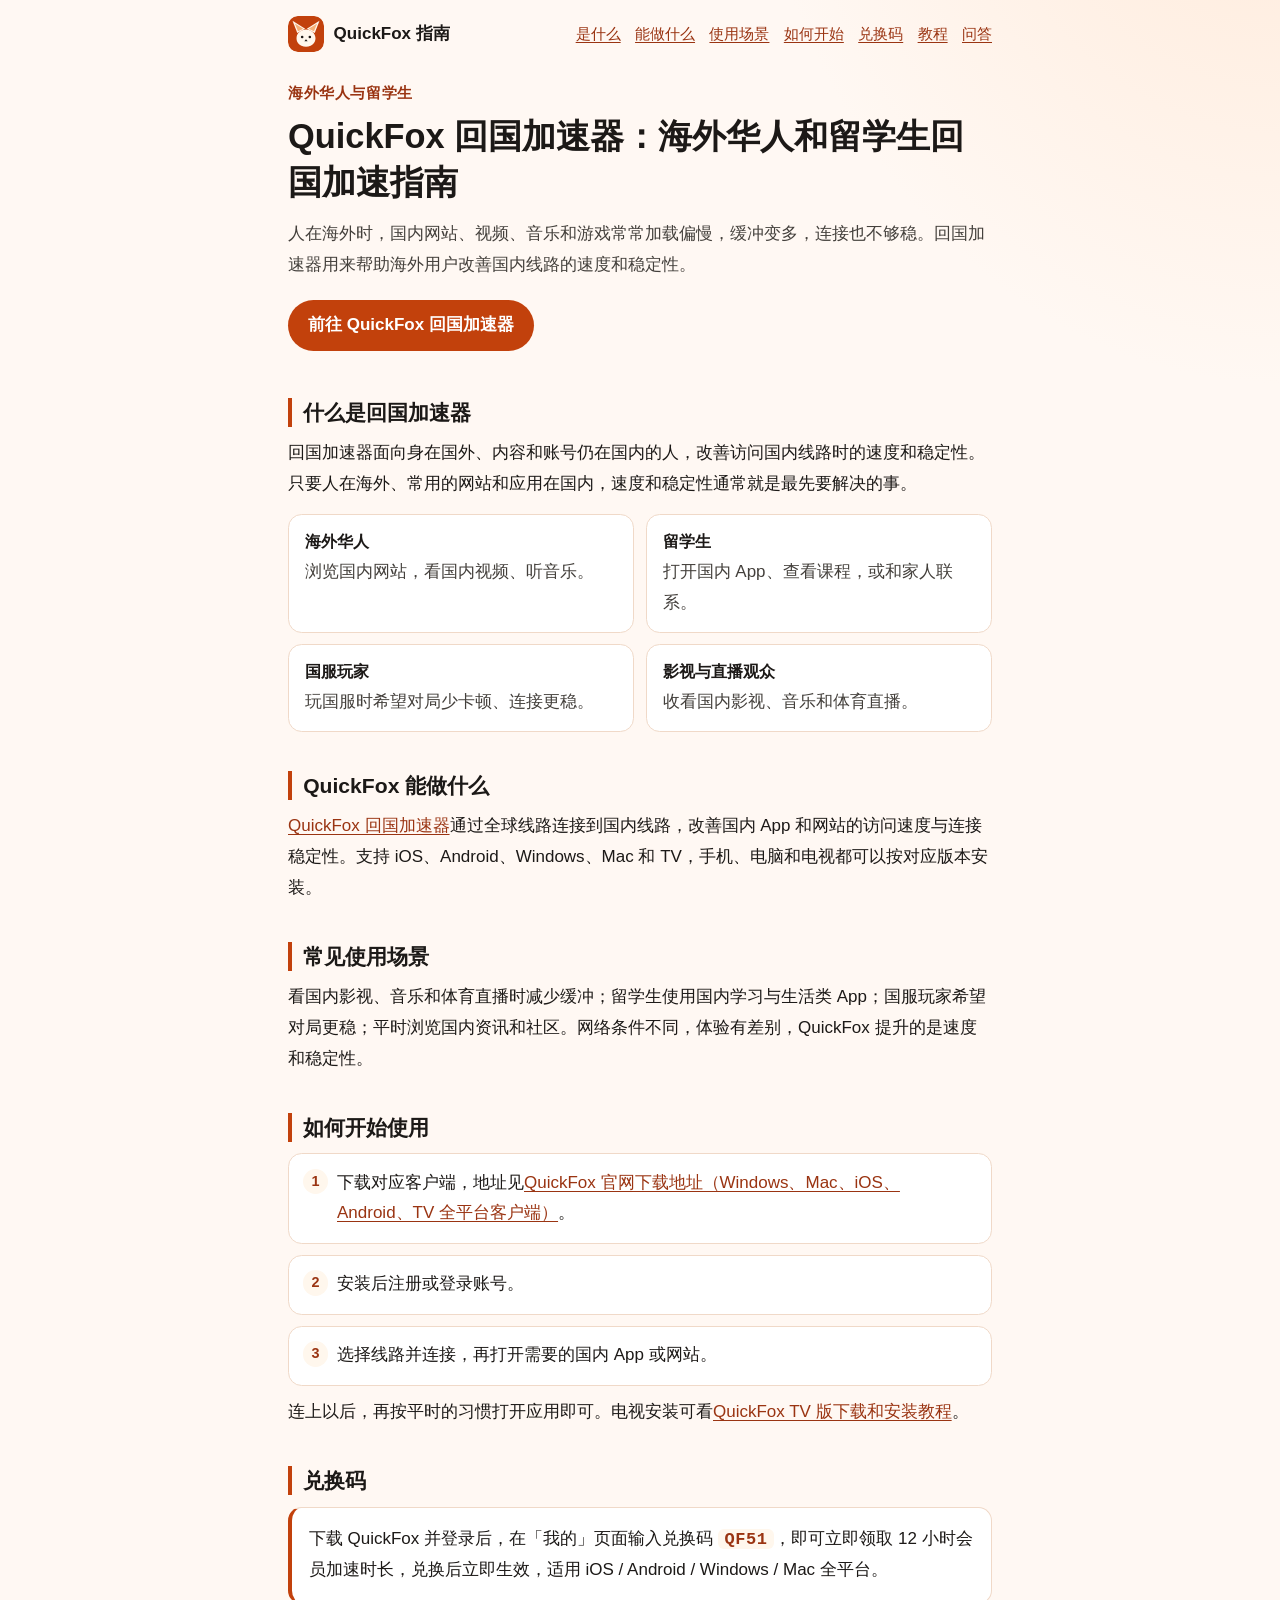
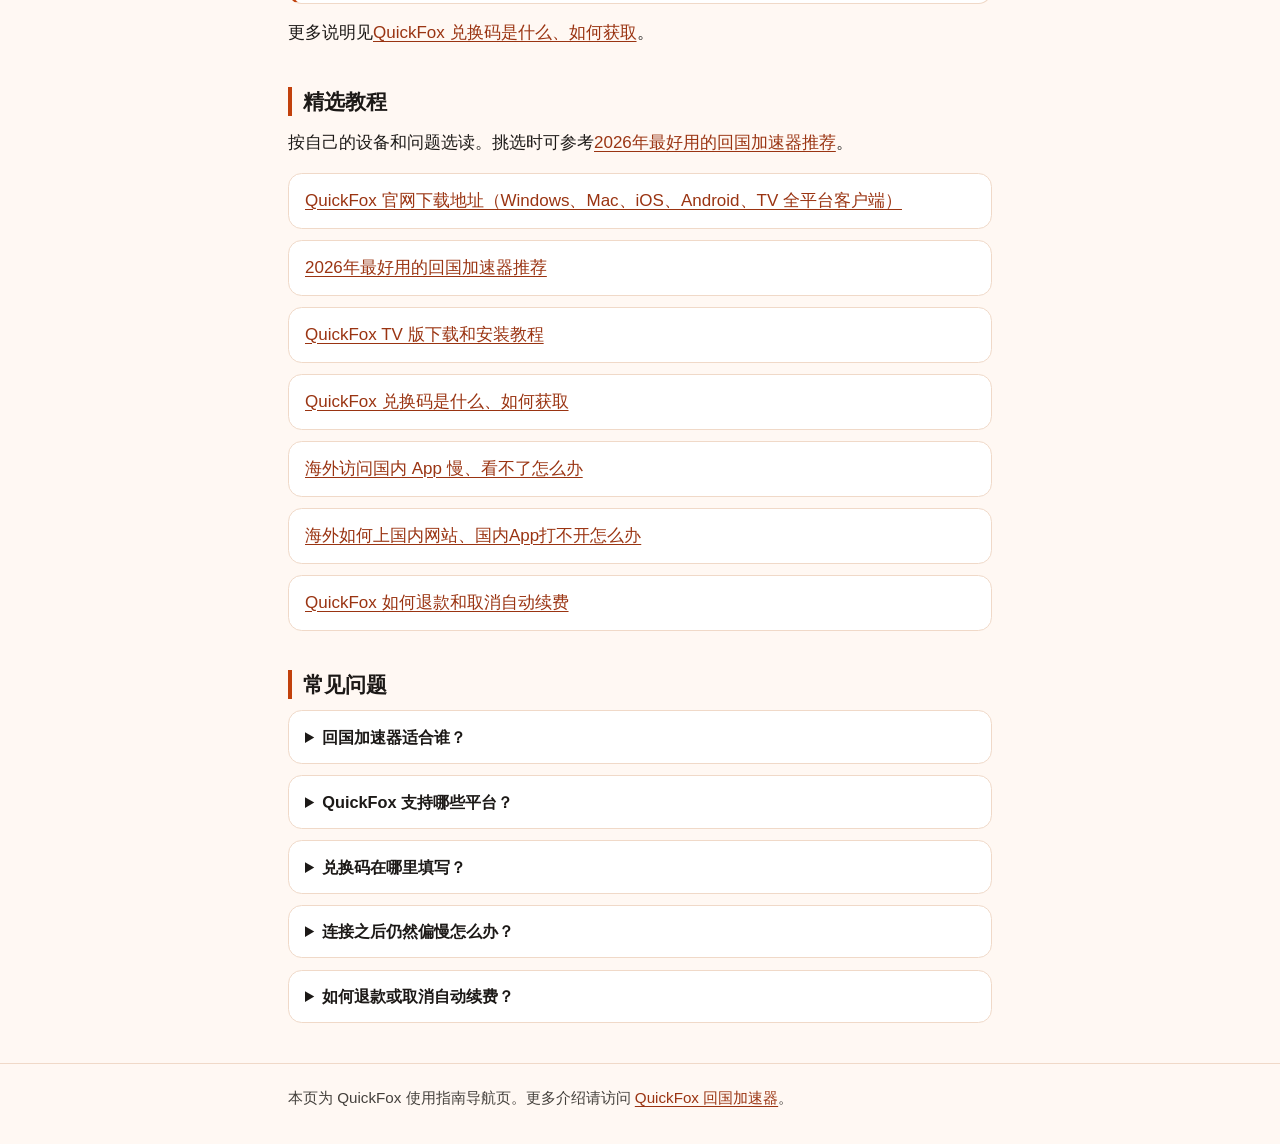
<file: index.html>
<!DOCTYPE html>
<html lang="zh-CN">
<head>
  <meta charset="utf-8">
  <meta name="viewport" content="width=device-width, initial-scale=1">
  <title>QuickFox 回国加速器：海外华人和留学生回国加速指南</title>
  <meta name="description" content="QuickFox 回国加速器为海外华人和留学生而写：它通过全球线路连接国内线路，改善国内网站、视频、音乐和 App 的速度与稳定性。本页说明适用人群、使用场景、上手步骤、兑换码 QF51，以及精选教程和常见问题，方便直接查阅，供日常参考。">
  <link rel="canonical" href="https://ibelives.github.io/">
  <link rel="icon" href="favicon.svg" type="image/svg+xml">
  <meta property="og:type" content="website">
  <meta property="og:locale" content="zh_CN">
  <meta property="og:site_name" content="QuickFox 使用指南导航">
  <meta property="og:title" content="QuickFox 回国加速器：海外华人和留学生回国加速指南">
  <meta property="og:description" content="QuickFox 回国加速器为海外华人和留学生而写：它通过全球线路连接国内线路，改善国内网站、视频、音乐和 App 的速度与稳定性。本页说明适用人群、使用场景、上手步骤、兑换码 QF51，以及精选教程和常见问题，方便直接查阅，供日常参考。">
  <meta property="og:url" content="https://ibelives.github.io/">
  <meta property="og:image" content="https://ibelives.github.io/favicon.svg">
  <meta name="twitter:card" content="summary">
  <meta name="twitter:title" content="QuickFox 回国加速器：海外华人和留学生回国加速指南">
  <meta name="twitter:description" content="QuickFox 回国加速器为海外华人和留学生而写：它通过全球线路连接国内线路，改善国内网站、视频、音乐和 App 的速度与稳定性。本页说明适用人群、使用场景、上手步骤、兑换码 QF51，以及精选教程和常见问题，方便直接查阅，供日常参考。">
  <link rel="stylesheet" href="style.css">
  <script type="application/ld+json">
  {
    "@context": "https://schema.org",
    "@type": "WebPage",
    "name": "QuickFox 回国加速器：海外华人和留学生回国加速指南",
    "url": "https://ibelives.github.io/",
    "description": "QuickFox 回国加速器为海外华人和留学生而写：它通过全球线路连接国内线路，改善国内网站、视频、音乐和 App 的速度与稳定性。本页说明适用人群、使用场景、上手步骤、兑换码 QF51，以及精选教程和常见问题，方便直接查阅，供日常参考。",
    "inLanguage": "zh-CN",
    "dateModified": "2026-11-04",
    "isPartOf": {
      "@type": "WebSite",
      "name": "QuickFox 使用指南导航",
      "url": "https://ibelives.github.io/"
    },
    "about": {
      "@type": "Thing",
      "name": "QuickFox 回国加速器",
      "url": "https://quick-fox.net/"
    }
  }
  </script>
</head>
<body>
  <a class="skip" href="#main">跳到正文</a>
  <header class="site-header">
    <div class="wrap header-bar">
      <a class="brand" href="#top">
        <img src="favicon.svg" width="36" height="36" alt="">
        <span>QuickFox 指南</span>
      </a>
      <nav aria-label="本页目录">
        <ul class="toc">
          <li><a href="#about">是什么</a></li>
          <li><a href="#what">能做什么</a></li>
          <li><a href="#uses">使用场景</a></li>
          <li><a href="#start">如何开始</a></li>
          <li><a href="#redeem">兑换码</a></li>
          <li><a href="#guides">教程</a></li>
          <li><a href="#faq">问答</a></li>
        </ul>
      </nav>
    </div>
  </header>
  <main id="main">
    <div class="wrap">
      <section class="hero" id="top" aria-labelledby="page-title">
        <p class="eyebrow">海外华人与留学生</p>
        <h1 id="page-title">QuickFox 回国加速器：海外华人和留学生回国加速指南</h1>
        <p class="lede">人在海外时，国内网站、视频、音乐和游戏常常加载偏慢，缓冲变多，连接也不够稳。回国加速器用来帮助海外用户改善国内线路的速度和稳定性。</p>
        <a class="cta" href="https://quick-fox.net/">前往 QuickFox 回国加速器</a>
      </section>

      <section id="about" aria-labelledby="about-title">
        <h2 id="about-title">什么是回国加速器</h2>
        <p>回国加速器面向身在国外、内容和账号仍在国内的人，改善访问国内线路时的速度和稳定性。只要人在海外、常用的网站和应用在国内，速度和稳定性通常就是最先要解决的事。</p>
        <ul class="people">
          <li>
            <h3>海外华人</h3>
            <p>浏览国内网站，看国内视频、听音乐。</p>
          </li>
          <li>
            <h3>留学生</h3>
            <p>打开国内 App、查看课程，或和家人联系。</p>
          </li>
          <li>
            <h3>国服玩家</h3>
            <p>玩国服时希望对局少卡顿、连接更稳。</p>
          </li>
          <li>
            <h3>影视与直播观众</h3>
            <p>收看国内影视、音乐和体育直播。</p>
          </li>
        </ul>
      </section>

      <section id="what" aria-labelledby="what-title">
        <h2 id="what-title">QuickFox 能做什么</h2>
        <p><a href="https://quick-fox.net/">QuickFox 回国加速器</a>通过全球线路连接到国内线路，改善国内 App 和网站的访问速度与连接稳定性。支持 iOS、Android、Windows、Mac 和 TV，手机、电脑和电视都可以按对应版本安装。</p>
      </section>

      <section id="uses" aria-labelledby="uses-title">
        <h2 id="uses-title">常见使用场景</h2>
        <p>看国内影视、音乐和体育直播时减少缓冲；留学生使用国内学习与生活类 App；国服玩家希望对局更稳；平时浏览国内资讯和社区。网络条件不同，体验有差别，QuickFox 提升的是速度和稳定性。</p>
      </section>

      <section id="start" aria-labelledby="start-title">
        <h2 id="start-title">如何开始使用</h2>
        <ol class="steps">
          <li>下载对应客户端，地址见<a href="https://quick-fox.net/793.html">QuickFox 官网下载地址（Windows、Mac、iOS、Android、TV 全平台客户端）</a>。</li>
          <li>安装后注册或登录账号。</li>
          <li>选择线路并连接，再打开需要的国内 App 或网站。</li>
        </ol>
        <p>连上以后，再按平时的习惯打开应用即可。电视安装可看<a href="https://quick-fox.net/932.html">QuickFox TV 版下载和安装教程</a>。</p>
      </section>

      <section id="redeem" aria-labelledby="redeem-title">
        <h2 id="redeem-title">兑换码</h2>
        <div class="redeem">
          <p>下载 QuickFox 并登录后，在「我的」页面输入兑换码 <strong class="code">QF51</strong>，即可立即领取 12 小时会员加速时长，兑换后立即生效，适用 iOS / Android / Windows / Mac 全平台。</p>
        </div>
        <p>更多说明见<a href="https://quick-fox.net/1183.html">QuickFox 兑换码是什么、如何获取</a>。</p>
      </section>

      <section id="guides" aria-labelledby="guides-title">
        <h2 id="guides-title">精选教程</h2>
        <p>按自己的设备和问题选读。挑选时可参考<a href="https://quick-fox.net/1185.html">2026年最好用的回国加速器推荐</a>。</p>
        <ul class="guides">
          <li><a href="https://quick-fox.net/793.html">QuickFox 官网下载地址（Windows、Mac、iOS、Android、TV 全平台客户端）</a></li>
          <li><a href="https://quick-fox.net/1185.html">2026年最好用的回国加速器推荐</a></li>
          <li><a href="https://quick-fox.net/932.html">QuickFox TV 版下载和安装教程</a></li>
          <li><a href="https://quick-fox.net/1183.html">QuickFox 兑换码是什么、如何获取</a></li>
          <li><a href="https://quick-fox.net/1438.html">海外访问国内 App 慢、看不了怎么办</a></li>
          <li><a href="https://quick-fox.net/1274.html">海外如何上国内网站、国内App打不开怎么办</a></li>
          <li><a href="https://quick-fox.net/951.html">QuickFox 如何退款和取消自动续费</a></li>
        </ul>
      </section>

      <section id="faq" aria-labelledby="faq-title">
        <h2 id="faq-title">常见问题</h2>
        <div class="faq">
          <details>
            <summary>回国加速器适合谁？</summary>
            <p>适合海外华人、留学生，以及在海外玩国服、看国内视频、音乐和体育直播的人。</p>
          </details>
          <details>
            <summary>QuickFox 支持哪些平台？</summary>
            <p>支持 iOS、Android、Windows、Mac 和 TV。</p>
          </details>
          <details>
            <summary>兑换码在哪里填写？</summary>
            <p>登录后在「我的」页面输入 QF51，以上方说明为准。</p>
          </details>
          <details>
            <summary>连接之后仍然偏慢怎么办？</summary>
            <p>可先更换线路，并确认本地网络正常。国内 App 见<a href="https://quick-fox.net/1438.html">海外访问国内 App 慢、看不了怎么办</a>；国内网站见<a href="https://quick-fox.net/1274.html">海外如何上国内网站、国内App打不开怎么办</a>。</p>
          </details>
          <details>
            <summary>如何退款或取消自动续费？</summary>
            <p>请查看<a href="https://quick-fox.net/951.html">QuickFox 如何退款和取消自动续费</a>，按其中步骤办理。</p>
          </details>
        </div>
      </section>
    </div>
  </main>
  <footer class="site-footer">
    <div class="wrap">
      <p>本页为 QuickFox 使用指南导航页。更多介绍请访问 <a href="https://quick-fox.net/">QuickFox 回国加速器</a>。</p>
    </div>
  </footer>
</body>
</html>
</file>
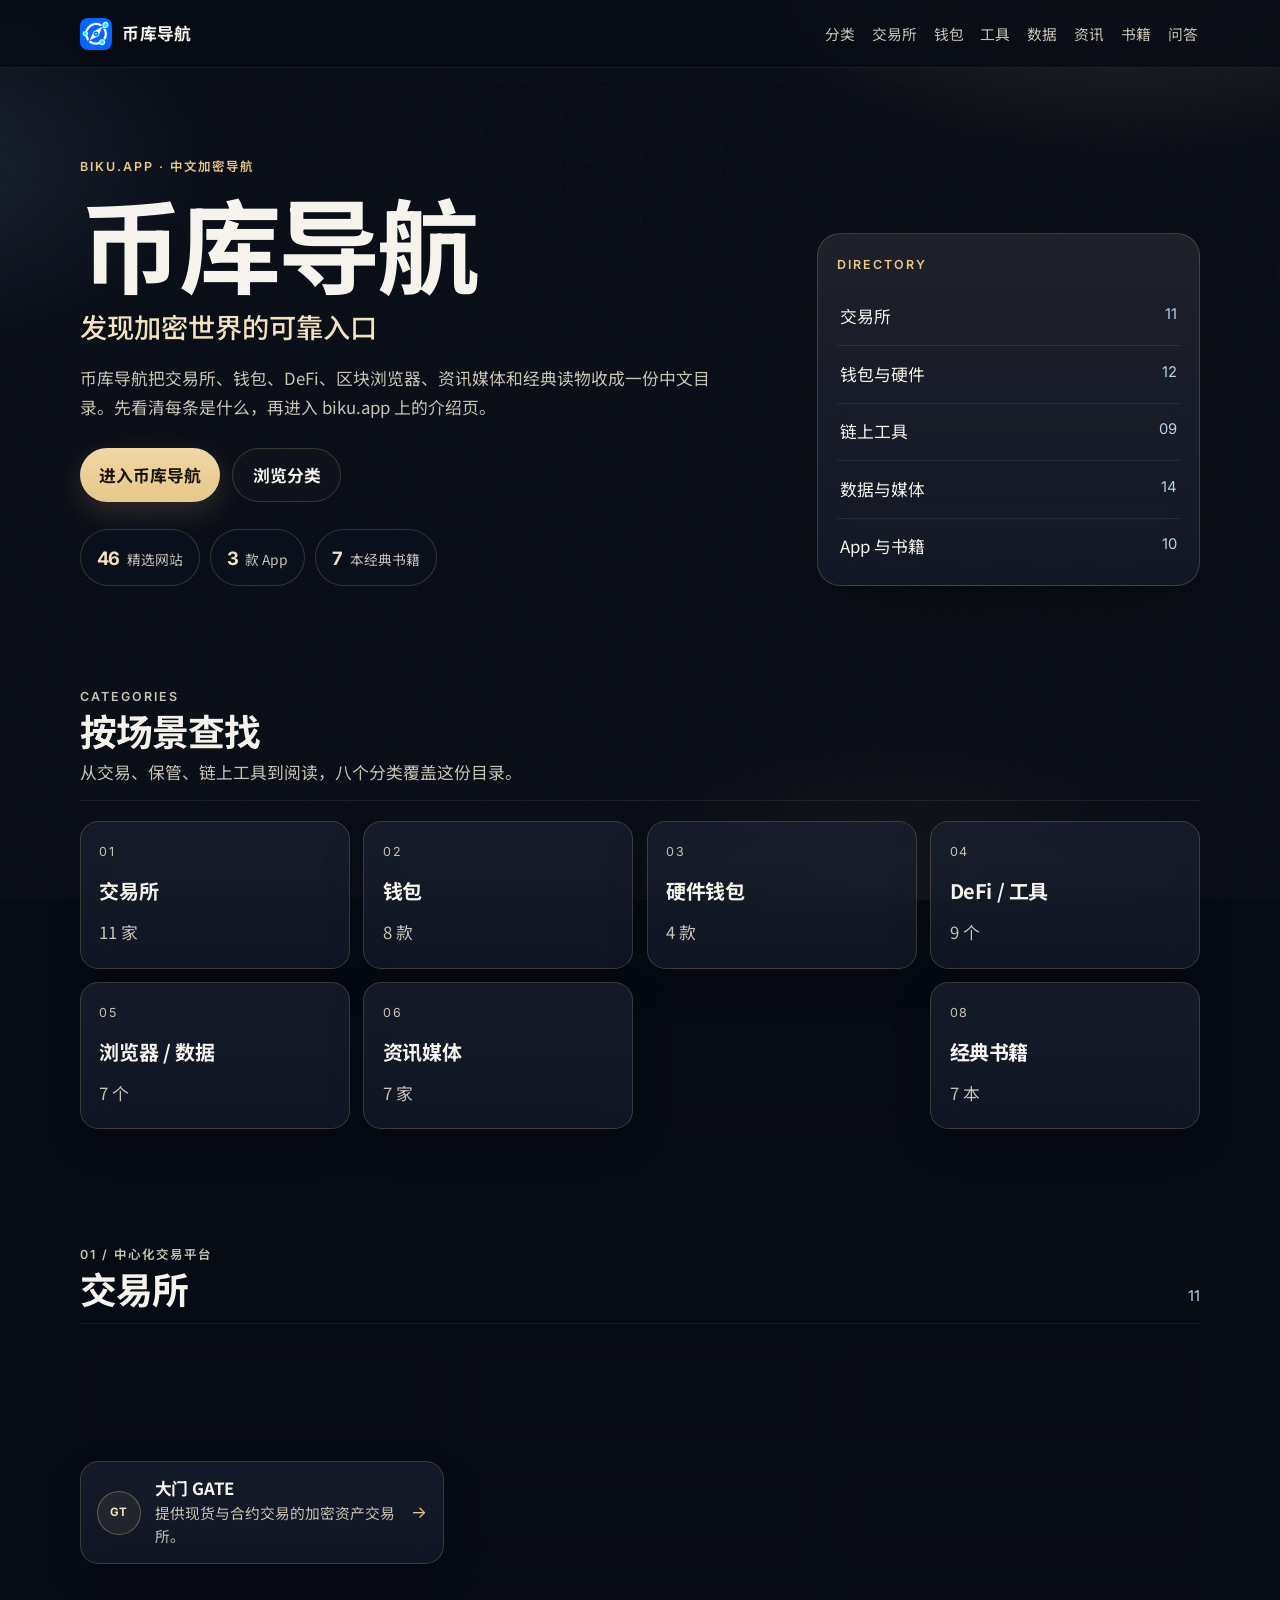
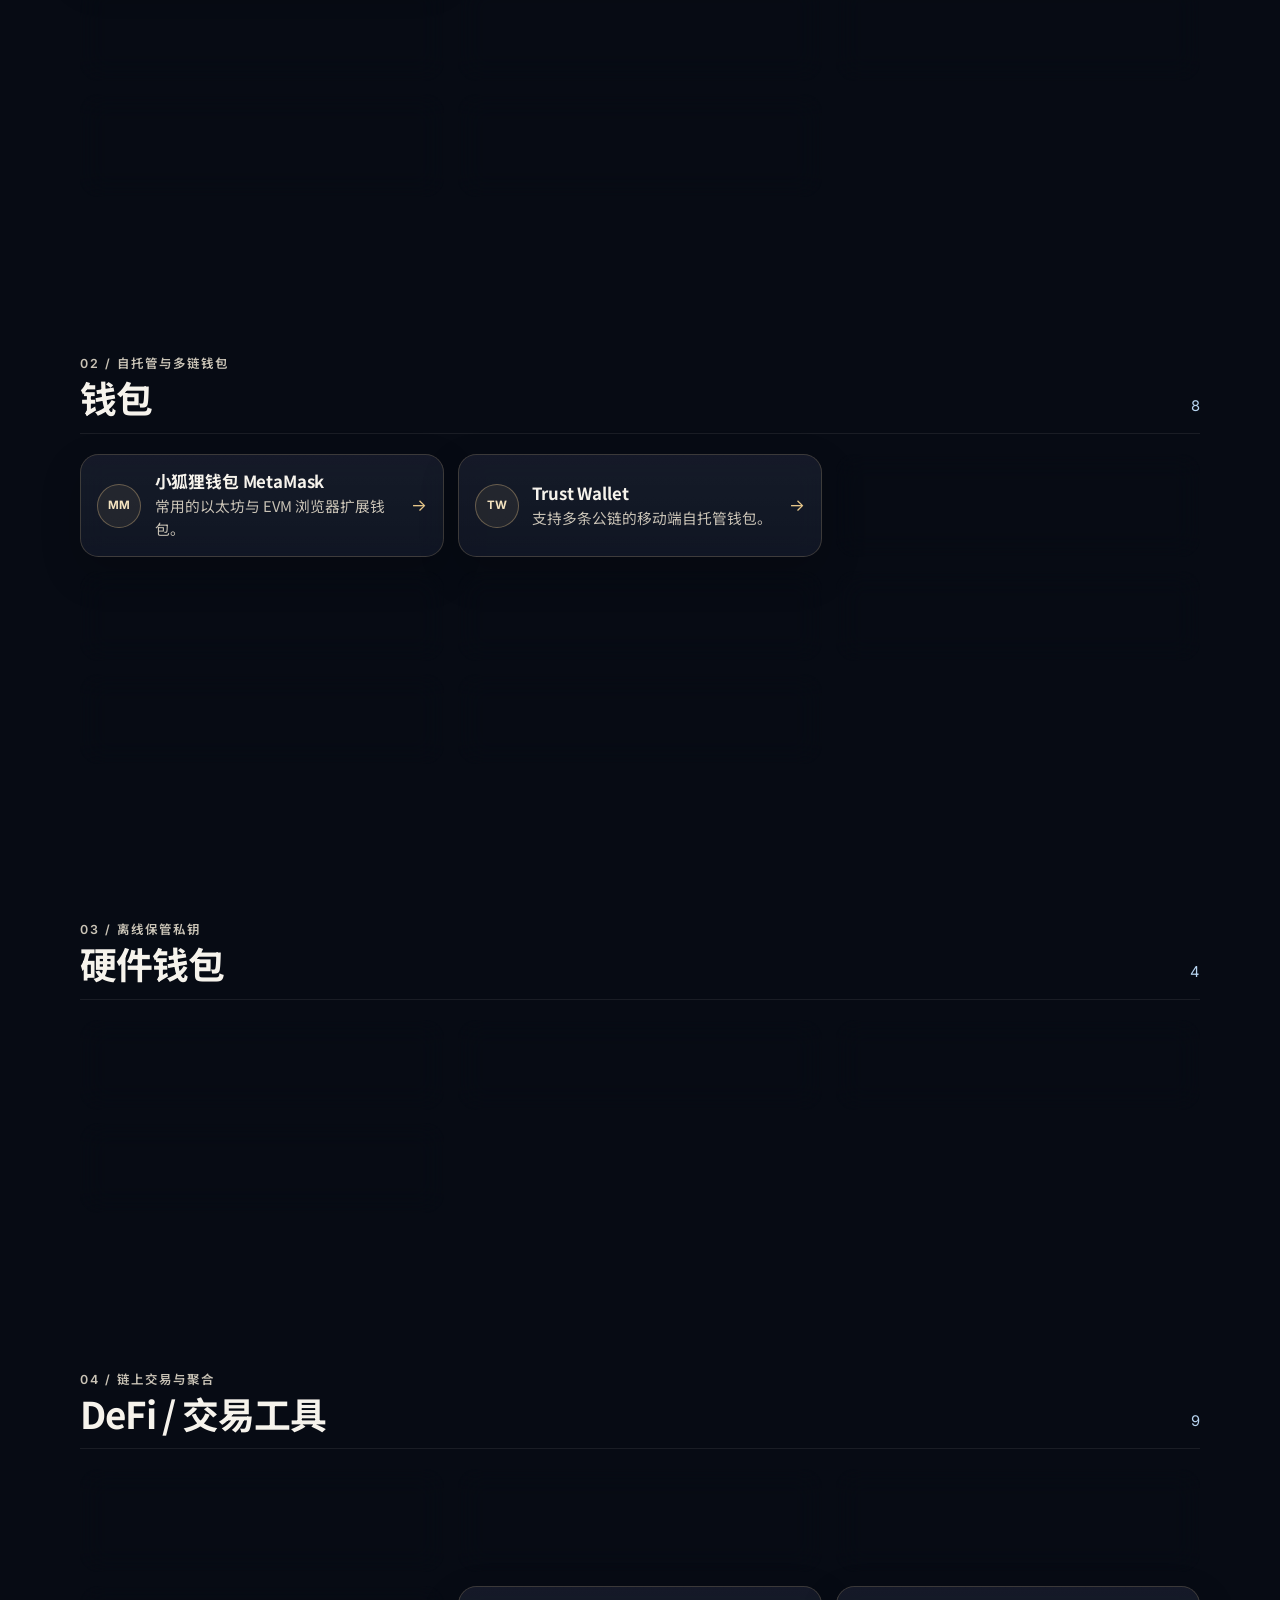
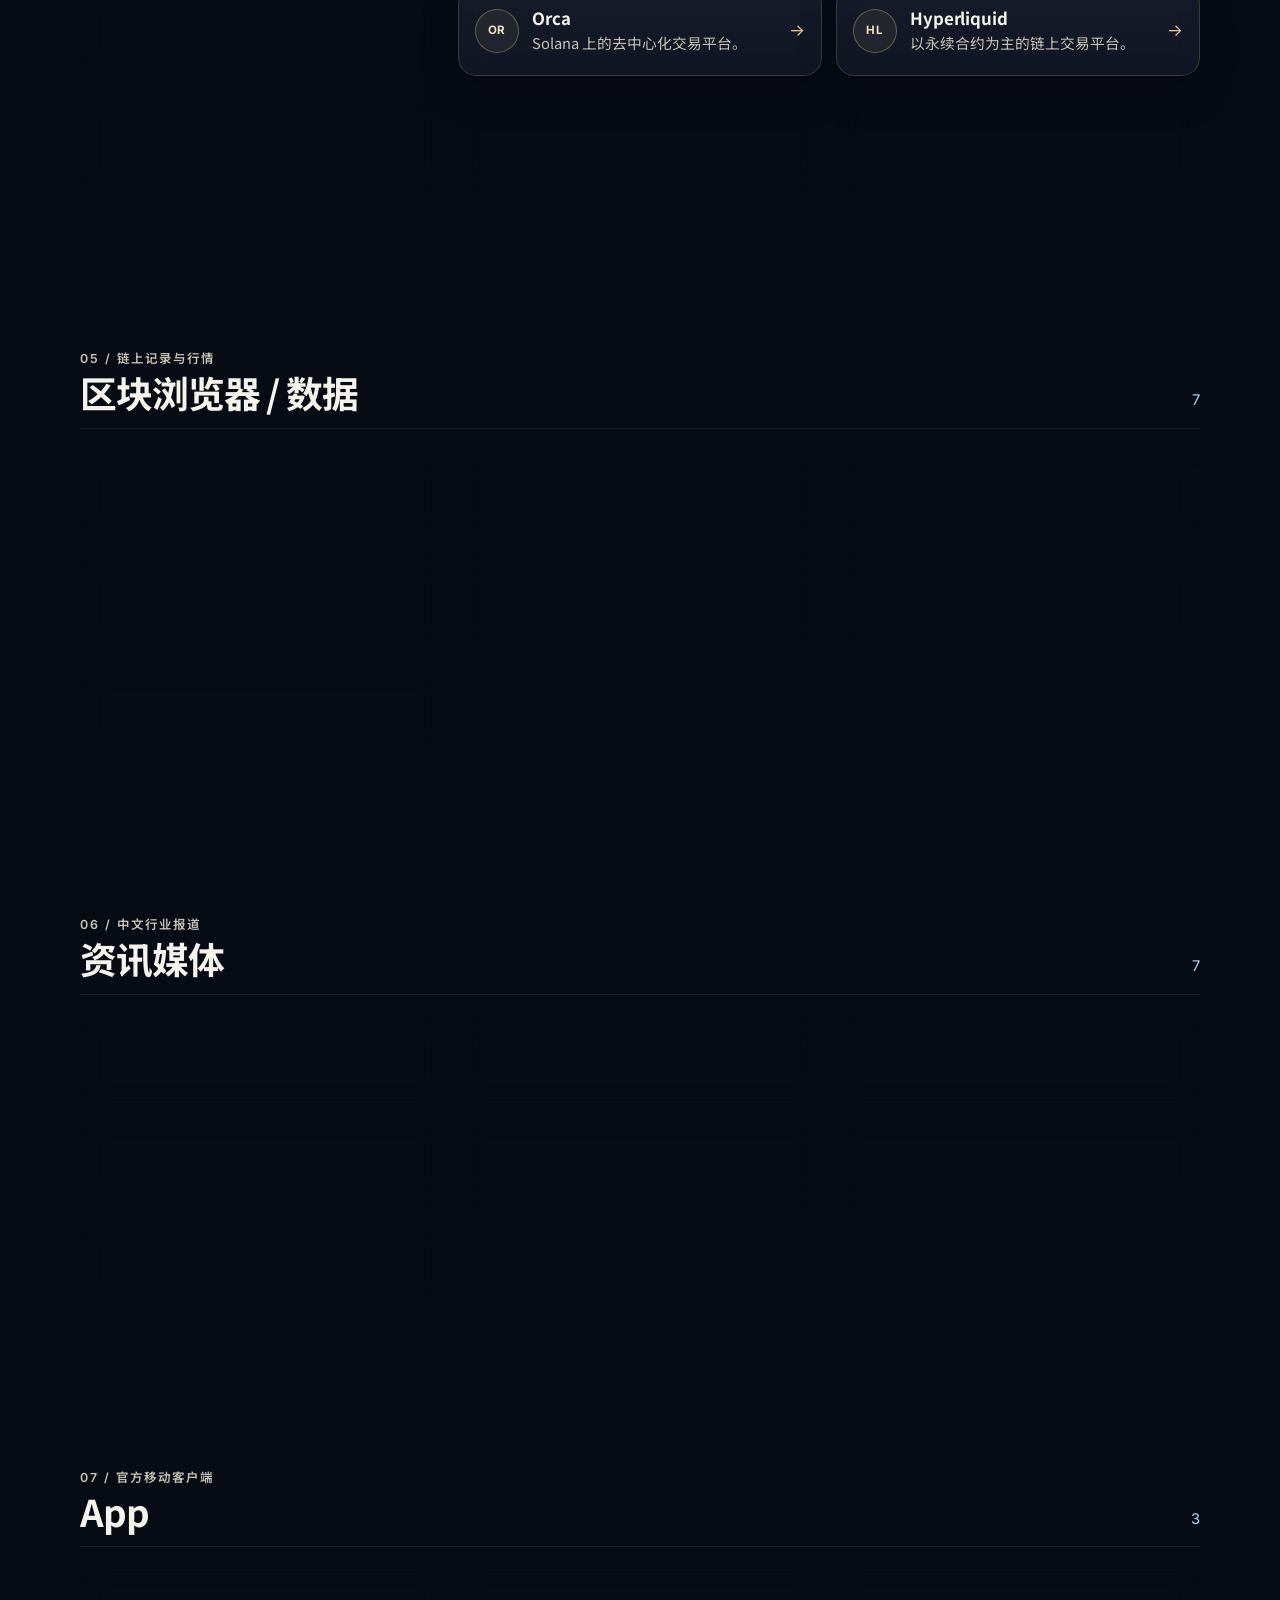
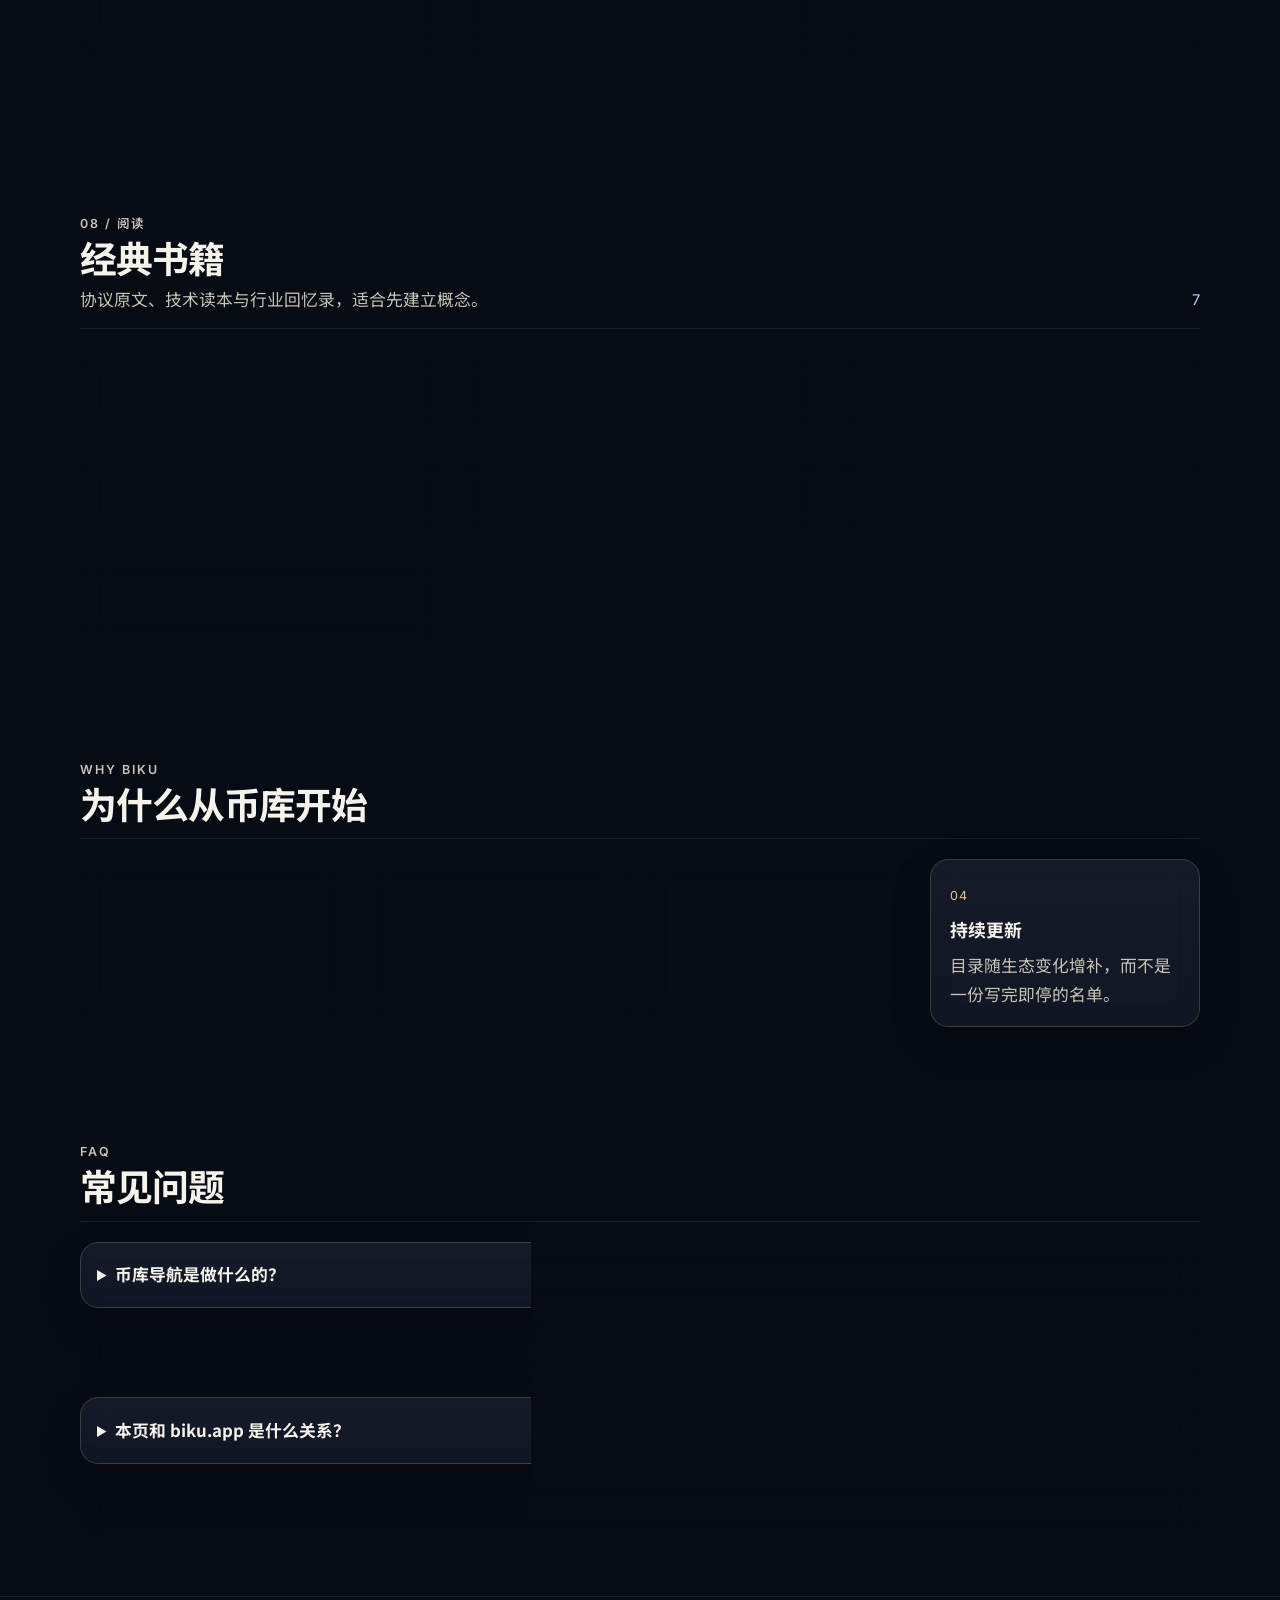
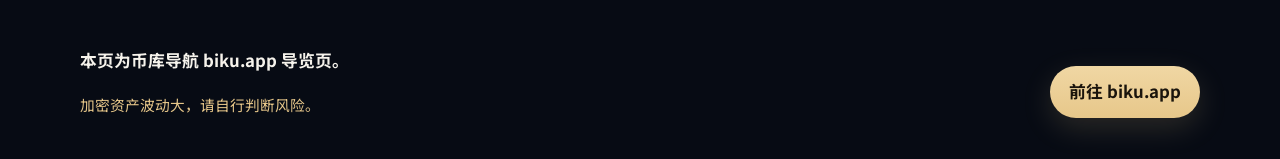
<file: biku/index.html>
<!DOCTYPE html>
<html lang="zh-CN">
<head>
  <meta charset="utf-8">
  <meta name="viewport" content="width=device-width, initial-scale=1">
  <title>币库导航：发现加密世界的可靠入口</title>
  <meta name="description" content="币库导航整理交易所、钱包、DeFi、区块浏览器、资讯媒体、App 与经典书籍的中文入口。本页按分类导览精选条目，链接均指向 biku.app 的介绍页。">
  <link rel="canonical" href="https://ibelives.github.io/biku/">
  <link rel="icon" href="logo.png" type="image/png">
  <link rel="apple-touch-icon" href="logo.png">
  <meta property="og:type" content="website">
  <meta property="og:locale" content="zh_CN">
  <meta property="og:site_name" content="币库导航">
  <meta property="og:title" content="币库导航：发现加密世界的可靠入口">
  <meta property="og:description" content="币库导航整理交易所、钱包、DeFi、区块浏览器、资讯媒体、App 与经典书籍的中文入口。本页按分类导览精选条目，链接均指向 biku.app 的介绍页。">
  <meta property="og:url" content="https://ibelives.github.io/biku/">
  <meta property="og:image" content="https://ibelives.github.io/biku/logo.png">
  <meta name="twitter:card" content="summary">
  <meta name="twitter:title" content="币库导航：发现加密世界的可靠入口">
  <meta name="twitter:description" content="币库导航整理交易所、钱包、DeFi、区块浏览器、资讯媒体、App 与经典书籍的中文入口。本页按分类导览精选条目，链接均指向 biku.app 的介绍页。">
  <link rel="preconnect" href="https://fonts.googleapis.com">
  <link rel="preconnect" href="https://fonts.gstatic.com" crossorigin>
  <link href="https://fonts.googleapis.com/css2?family=Inter:wght@500;600;700&family=Noto+Sans+SC:wght@400;500;700&display=swap" rel="stylesheet">
  <link rel="stylesheet" href="style.css">
  <script type="application/ld+json">
{
  "@context": "https://schema.org",
  "@graph": [
    {
      "@type": "WebPage",
      "@id": "https://ibelives.github.io/biku/",
      "url": "https://ibelives.github.io/biku/",
      "name": "币库导航：发现加密世界的可靠入口",
      "description": "币库导航整理交易所、钱包、DeFi、区块浏览器、资讯媒体、App 与经典书籍的中文入口。本页按分类导览精选条目，链接均指向 biku.app 的介绍页。",
      "inLanguage": "zh-CN",
      "isPartOf": {
        "@type": "WebSite",
        "name": "币库导航导览",
        "url": "https://ibelives.github.io/biku/"
      },
      "about": {
        "@type": "WebSite",
        "name": "币库导航",
        "url": "https://biku.app/"
      },
      "mainEntity": {
        "@id": "https://ibelives.github.io/biku/#directory"
      }
    },
    {
      "@type": "ItemList",
      "@id": "https://ibelives.github.io/biku/#directory",
      "name": "币库导航精选条目",
      "itemListOrder": "https://schema.org/ItemListOrderAscending",
      "numberOfItems": 56,
      "itemListElement": [
        {
          "@type": "ListItem",
          "position": 1,
          "name": "币安",
          "url": "https://biku.app/sites/12.html"
        },
        {
          "@type": "ListItem",
          "position": 2,
          "name": "欧易 OKX",
          "url": "https://biku.app/sites/10.html"
        },
        {
          "@type": "ListItem",
          "position": 3,
          "name": "BITGET",
          "url": "https://biku.app/sites/30.html"
        },
        {
          "@type": "ListItem",
          "position": 4,
          "name": "大门 GATE",
          "url": "https://biku.app/sites/28.html"
        },
        {
          "@type": "ListItem",
          "position": 5,
          "name": "BYBIT",
          "url": "https://biku.app/sites/75.html"
        },
        {
          "@type": "ListItem",
          "position": 6,
          "name": "火币 HTX",
          "url": "https://biku.app/sites/80.html"
        },
        {
          "@type": "ListItem",
          "position": 7,
          "name": "抹茶 MEXC",
          "url": "https://biku.app/sites/152.html"
        },
        {
          "@type": "ListItem",
          "position": 8,
          "name": "Crypto.com",
          "url": "https://biku.app/sites/215.html"
        },
        {
          "@type": "ListItem",
          "position": 9,
          "name": "XT.COM",
          "url": "https://biku.app/sites/218.html"
        },
        {
          "@type": "ListItem",
          "position": 10,
          "name": "Bitfinex",
          "url": "https://biku.app/sites/221.html"
        },
        {
          "@type": "ListItem",
          "position": 11,
          "name": "MGBX",
          "url": "https://biku.app/sites/212.html"
        },
        {
          "@type": "ListItem",
          "position": 12,
          "name": "小狐狸钱包 MetaMask",
          "url": "https://biku.app/sites/48.html"
        },
        {
          "@type": "ListItem",
          "position": 13,
          "name": "Trust Wallet",
          "url": "https://biku.app/sites/35.html"
        },
        {
          "@type": "ListItem",
          "position": 14,
          "name": "币安钱包",
          "url": "https://biku.app/sites/88.html"
        },
        {
          "@type": "ListItem",
          "position": 15,
          "name": "欧易钱包 OKX Wallet",
          "url": "https://biku.app/sites/109.html"
        },
        {
          "@type": "ListItem",
          "position": 16,
          "name": "Gate 钱包",
          "url": "https://biku.app/sites/107.html"
        },
        {
          "@type": "ListItem",
          "position": 17,
          "name": "Bitget Wallet",
          "url": "https://biku.app/sites/112.html"
        },
        {
          "@type": "ListItem",
          "position": 18,
          "name": "imToken",
          "url": "https://biku.app/sites/149.html"
        },
        {
          "@type": "ListItem",
          "position": 19,
          "name": "Phantom",
          "url": "https://biku.app/sites/146.html"
        },
        {
          "@type": "ListItem",
          "position": 20,
          "name": "OneKey",
          "url": "https://biku.app/sites/118.html"
        },
        {
          "@type": "ListItem",
          "position": 21,
          "name": "Ledger",
          "url": "https://biku.app/sites/120.html"
        },
        {
          "@type": "ListItem",
          "position": 22,
          "name": "Trezor",
          "url": "https://biku.app/sites/123.html"
        },
        {
          "@type": "ListItem",
          "position": 23,
          "name": "Keystone",
          "url": "https://biku.app/sites/125.html"
        },
        {
          "@type": "ListItem",
          "position": 24,
          "name": "Uniswap",
          "url": "https://biku.app/sites/131.html"
        },
        {
          "@type": "ListItem",
          "position": 25,
          "name": "PancakeSwap",
          "url": "https://biku.app/sites/170.html"
        },
        {
          "@type": "ListItem",
          "position": 26,
          "name": "GMX",
          "url": "https://biku.app/sites/173.html"
        },
        {
          "@type": "ListItem",
          "position": 27,
          "name": "Jupiter",
          "url": "https://biku.app/sites/176.html"
        },
        {
          "@type": "ListItem",
          "position": 28,
          "name": "Orca",
          "url": "https://biku.app/sites/179.html"
        },
        {
          "@type": "ListItem",
          "position": 29,
          "name": "Hyperliquid",
          "url": "https://biku.app/sites/140.html"
        },
        {
          "@type": "ListItem",
          "position": 30,
          "name": "Aster",
          "url": "https://biku.app/sites/134.html"
        },
        {
          "@type": "ListItem",
          "position": 31,
          "name": "Pump.fun",
          "url": "https://biku.app/sites/137.html"
        },
        {
          "@type": "ListItem",
          "position": 32,
          "name": "GMGN",
          "url": "https://biku.app/sites/143.html"
        },
        {
          "@type": "ListItem",
          "position": 33,
          "name": "Etherscan",
          "url": "https://biku.app/sites/188.html"
        },
        {
          "@type": "ListItem",
          "position": 34,
          "name": "BscScan",
          "url": "https://biku.app/sites/194.html"
        },
        {
          "@type": "ListItem",
          "position": 35,
          "name": "Solscan",
          "url": "https://biku.app/sites/191.html"
        },
        {
          "@type": "ListItem",
          "position": 36,
          "name": "OKLink",
          "url": "https://biku.app/sites/182.html"
        },
        {
          "@type": "ListItem",
          "position": 37,
          "name": "Blockchair",
          "url": "https://biku.app/sites/185.html"
        },
        {
          "@type": "ListItem",
          "position": 38,
          "name": "Blockchain.com Explorer",
          "url": "https://biku.app/sites/197.html"
        },
        {
          "@type": "ListItem",
          "position": 39,
          "name": "CoinMarketCap",
          "url": "https://biku.app/sites/224.html"
        },
        {
          "@type": "ListItem",
          "position": 40,
          "name": "律动 BlockBeats",
          "url": "https://biku.app/sites/155.html"
        },
        {
          "@type": "ListItem",
          "position": 41,
          "name": "PANews",
          "url": "https://biku.app/sites/158.html"
        },
        {
          "@type": "ListItem",
          "position": 42,
          "name": "Foresight News",
          "url": "https://biku.app/sites/161.html"
        },
        {
          "@type": "ListItem",
          "position": 43,
          "name": "金色财经",
          "url": "https://biku.app/sites/165.html"
        },
        {
          "@type": "ListItem",
          "position": 44,
          "name": "Odaily 星球日报",
          "url": "https://biku.app/sites/203.html"
        },
        {
          "@type": "ListItem",
          "position": 45,
          "name": "ChainCatcher 链捕手",
          "url": "https://biku.app/sites/206.html"
        },
        {
          "@type": "ListItem",
          "position": 46,
          "name": "TechFlow 深潮",
          "url": "https://biku.app/sites/209.html"
        },
        {
          "@type": "ListItem",
          "position": 47,
          "name": "OKX",
          "url": "https://biku.app/app/37.html"
        },
        {
          "@type": "ListItem",
          "position": 48,
          "name": "币安",
          "url": "https://biku.app/app/32.html"
        },
        {
          "@type": "ListItem",
          "position": 49,
          "name": "Coinbase",
          "url": "https://biku.app/app/18.html"
        },
        {
          "@type": "ListItem",
          "position": 50,
          "name": "比特币白皮书",
          "url": "https://biku.app/book/226.html"
        },
        {
          "@type": "ListItem",
          "position": 51,
          "name": "精通比特币",
          "url": "https://biku.app/book/52.html"
        },
        {
          "@type": "ListItem",
          "position": 52,
          "name": "精通以太坊",
          "url": "https://biku.app/book/53.html"
        },
        {
          "@type": "ListItem",
          "position": 53,
          "name": "比特币标准",
          "url": "https://biku.app/book/54.html"
        },
        {
          "@type": "ListItem",
          "position": 54,
          "name": "区块链技术指南",
          "url": "https://biku.app/book/228.html"
        },
        {
          "@type": "ListItem",
          "position": 55,
          "name": "比特币编程",
          "url": "https://biku.app/book/230.html"
        },
        {
          "@type": "ListItem",
          "position": 56,
          "name": "币安人生",
          "url": "https://biku.app/book/34.html"
        }
      ]
    }
  ]
}
  </script>
</head>
<body>
  <div class="noise" aria-hidden="true"></div>
  <a class="skip" href="#main">跳到正文</a>
  <header class="site-header">
    <div class="header-bar">
      <a class="brand" href="#top">
        <img src="logo.png" width="32" height="32" alt="币库导航">
        <span>币库导航</span>
      </a>
      <nav aria-label="页内导航">
        <ul class="nav-links">
          <li><a href="#directory">分类</a></li>
          <li><a href="#exchanges">交易所</a></li>
          <li><a href="#wallets">钱包</a></li>
          <li><a href="#defi">工具</a></li>
          <li><a href="#explorers">数据</a></li>
          <li><a href="#media">资讯</a></li>
          <li><a href="#books">书籍</a></li>
          <li><a href="#faq">问答</a></li>
        </ul>
      </nav>
    </div>
  </header>
  <main id="main">
    <section class="hero" id="top" aria-labelledby="page-title">
      <div class="wrap hero-grid">
        <div class="hero-copy">
          <p class="eyebrow">Biku.app · 中文加密导航</p>
          <h1 id="page-title">币库导航</h1>
          <p class="tagline">发现加密世界的可靠入口</p>
          <p class="intro">币库导航把交易所、钱包、DeFi、区块浏览器、资讯媒体和经典读物收成一份中文目录。先看清每条是什么，再进入 biku.app 上的介绍页。</p>
          <div class="actions">
            <a class="btn btn-primary" href="https://biku.app/">进入币库导航</a>
            <a class="btn btn-ghost" href="#directory">浏览分类</a>
          </div>
          <ul class="stats">
            <li><strong>46</strong><span>精选网站</span></li>
            <li><strong>3</strong><span>款 App</span></li>
            <li><strong>7</strong><span>本经典书籍</span></li>
          </ul>
        </div>
        <aside class="hero-panel" aria-label="目录预览">
          <p class="kicker">Directory</p>
          <ol>
            <li><a href="#exchanges">交易所 <em>11</em></a></li>
            <li><a href="#wallets">钱包与硬件 <em>12</em></a></li>
            <li><a href="#defi">链上工具 <em>09</em></a></li>
            <li><a href="#explorers">数据与媒体 <em>14</em></a></li>
            <li><a href="#apps">App 与书籍 <em>10</em></a></li>
          </ol>
        </aside>
      </div>
    </section>

    <section class="section" id="directory" aria-labelledby="directory-title">
      <div class="wrap">
        <div class="section-head">
          <div>
            <p class="kicker">Categories</p>
            <h2 id="directory-title">按场景查找</h2>
            <p>从交易、保管、链上工具到阅读，八个分类覆盖这份目录。</p>
          </div>
        </div>
        <div class="cat-grid">
          <a class="cat" href="#exchanges"><span class="idx">01</span><b>交易所</b><span>11 家</span></a>
<a class="cat" href="#wallets"><span class="idx">02</span><b>钱包</b><span>8 款</span></a>
<a class="cat" href="#hardware"><span class="idx">03</span><b>硬件钱包</b><span>4 款</span></a>
<a class="cat" href="#defi"><span class="idx">04</span><b>DeFi / 工具</b><span>9 个</span></a>
<a class="cat" href="#explorers"><span class="idx">05</span><b>浏览器 / 数据</b><span>7 个</span></a>
<a class="cat" href="#media"><span class="idx">06</span><b>资讯媒体</b><span>7 家</span></a>
<a class="cat" href="#apps"><span class="idx">07</span><b>App</b><span>3 款</span></a>
<a class="cat" href="#books"><span class="idx">08</span><b>经典书籍</b><span>7 本</span></a>
        </div>
      </div>
    </section>

    <div class="wrap">
      <section class="section group" id="exchanges" aria-labelledby="exchanges-title">
        <div class="section-head">
          <div>
            <p class="kicker">01 / 中心化交易平台</p>
            <h2 id="exchanges-title">交易所</h2>
          </div>
          <span class="count">11</span>
        </div>
        <div class="cards">
          <a class="card" href="https://biku.app/sites/12.html"><span class="mono" aria-hidden="true">币</span><span class="card-copy"><span class="card-title">币安</span><span class="card-desc">面向全球用户的加密资产交易平台。</span></span><span class="arrow" aria-hidden="true">→</span></a>
<a class="card" href="https://biku.app/sites/10.html"><span class="mono" aria-hidden="true">OK</span><span class="card-copy"><span class="card-title">欧易 OKX</span><span class="card-desc">提供现货、衍生品与 Web3 服务的交易平台。</span></span><span class="arrow" aria-hidden="true">→</span></a>
<a class="card" href="https://biku.app/sites/30.html"><span class="mono" aria-hidden="true">BG</span><span class="card-copy"><span class="card-title">BITGET</span><span class="card-desc">支持现货、合约与跟单的加密资产交易所。</span></span><span class="arrow" aria-hidden="true">→</span></a>
<a class="card" href="https://biku.app/sites/28.html"><span class="mono" aria-hidden="true">GT</span><span class="card-copy"><span class="card-title">大门 GATE</span><span class="card-desc">提供现货与合约交易的加密资产交易所。</span></span><span class="arrow" aria-hidden="true">→</span></a>
<a class="card" href="https://biku.app/sites/75.html"><span class="mono" aria-hidden="true">BY</span><span class="card-copy"><span class="card-title">BYBIT</span><span class="card-desc">以衍生品交易见长的加密资产交易所。</span></span><span class="arrow" aria-hidden="true">→</span></a>
<a class="card" href="https://biku.app/sites/80.html"><span class="mono" aria-hidden="true">HX</span><span class="card-copy"><span class="card-title">火币 HTX</span><span class="card-desc">火币品牌延续下来的加密资产交易平台。</span></span><span class="arrow" aria-hidden="true">→</span></a>
<a class="card" href="https://biku.app/sites/152.html"><span class="mono" aria-hidden="true">MX</span><span class="card-copy"><span class="card-title">抹茶 MEXC</span><span class="card-desc">币种覆盖较广的加密资产交易所。</span></span><span class="arrow" aria-hidden="true">→</span></a>
<a class="card" href="https://biku.app/sites/215.html"><span class="mono" aria-hidden="true">CR</span><span class="card-copy"><span class="card-title">Crypto.com</span><span class="card-desc">集交易与支付服务于一体的加密平台。</span></span><span class="arrow" aria-hidden="true">→</span></a>
<a class="card" href="https://biku.app/sites/218.html"><span class="mono" aria-hidden="true">XT</span><span class="card-copy"><span class="card-title">XT.COM</span><span class="card-desc">提供现货与衍生品交易的加密资产交易所。</span></span><span class="arrow" aria-hidden="true">→</span></a>
<a class="card" href="https://biku.app/sites/221.html"><span class="mono" aria-hidden="true">BF</span><span class="card-copy"><span class="card-title">Bitfinex</span><span class="card-desc">面向专业交易者的加密资产交易所。</span></span><span class="arrow" aria-hidden="true">→</span></a>
<a class="card" href="https://biku.app/sites/212.html"><span class="mono" aria-hidden="true">MG</span><span class="card-copy"><span class="card-title">MGBX</span><span class="card-desc">提供现货与合约交易的加密资产交易平台。</span></span><span class="arrow" aria-hidden="true">→</span></a>
        </div>
      </section><section class="section group" id="wallets" aria-labelledby="wallets-title">
        <div class="section-head">
          <div>
            <p class="kicker">02 / 自托管与多链钱包</p>
            <h2 id="wallets-title">钱包</h2>
          </div>
          <span class="count">8</span>
        </div>
        <div class="cards">
          <a class="card" href="https://biku.app/sites/48.html"><span class="mono" aria-hidden="true">MM</span><span class="card-copy"><span class="card-title">小狐狸钱包 MetaMask</span><span class="card-desc">常用的以太坊与 EVM 浏览器扩展钱包。</span></span><span class="arrow" aria-hidden="true">→</span></a>
<a class="card" href="https://biku.app/sites/35.html"><span class="mono" aria-hidden="true">TW</span><span class="card-copy"><span class="card-title">Trust Wallet</span><span class="card-desc">支持多条公链的移动端自托管钱包。</span></span><span class="arrow" aria-hidden="true">→</span></a>
<a class="card" href="https://biku.app/sites/88.html"><span class="mono" aria-hidden="true">币</span><span class="card-copy"><span class="card-title">币安钱包</span><span class="card-desc">币安推出的多链自托管钱包。</span></span><span class="arrow" aria-hidden="true">→</span></a>
<a class="card" href="https://biku.app/sites/109.html"><span class="mono" aria-hidden="true">OK</span><span class="card-copy"><span class="card-title">欧易钱包 OKX Wallet</span><span class="card-desc">欧易推出的多链自托管钱包。</span></span><span class="arrow" aria-hidden="true">→</span></a>
<a class="card" href="https://biku.app/sites/107.html"><span class="mono" aria-hidden="true">GT</span><span class="card-copy"><span class="card-title">Gate 钱包</span><span class="card-desc">Gate 推出的多链自托管钱包。</span></span><span class="arrow" aria-hidden="true">→</span></a>
<a class="card" href="https://biku.app/sites/112.html"><span class="mono" aria-hidden="true">BG</span><span class="card-copy"><span class="card-title">Bitget Wallet</span><span class="card-desc">Bitget 推出的多链自托管钱包。</span></span><span class="arrow" aria-hidden="true">→</span></a>
<a class="card" href="https://biku.app/sites/149.html"><span class="mono" aria-hidden="true">im</span><span class="card-copy"><span class="card-title">imToken</span><span class="card-desc">支持多链的移动端自托管钱包。</span></span><span class="arrow" aria-hidden="true">→</span></a>
<a class="card" href="https://biku.app/sites/146.html"><span class="mono" aria-hidden="true">PH</span><span class="card-copy"><span class="card-title">Phantom</span><span class="card-desc">以 Solana 为主的多链自托管钱包。</span></span><span class="arrow" aria-hidden="true">→</span></a>
        </div>
      </section><section class="section group" id="hardware" aria-labelledby="hardware-title">
        <div class="section-head">
          <div>
            <p class="kicker">03 / 离线保管私钥</p>
            <h2 id="hardware-title">硬件钱包</h2>
          </div>
          <span class="count">4</span>
        </div>
        <div class="cards">
          <a class="card" href="https://biku.app/sites/118.html"><span class="mono" aria-hidden="true">1K</span><span class="card-copy"><span class="card-title">OneKey</span><span class="card-desc">开源的硬件钱包品牌。</span></span><span class="arrow" aria-hidden="true">→</span></a>
<a class="card" href="https://biku.app/sites/120.html"><span class="mono" aria-hidden="true">LG</span><span class="card-copy"><span class="card-title">Ledger</span><span class="card-desc">采用安全芯片的硬件钱包品牌。</span></span><span class="arrow" aria-hidden="true">→</span></a>
<a class="card" href="https://biku.app/sites/123.html"><span class="mono" aria-hidden="true">TZ</span><span class="card-copy"><span class="card-title">Trezor</span><span class="card-desc">较早推出的硬件钱包品牌。</span></span><span class="arrow" aria-hidden="true">→</span></a>
<a class="card" href="https://biku.app/sites/125.html"><span class="mono" aria-hidden="true">KS</span><span class="card-copy"><span class="card-title">Keystone</span><span class="card-desc">支持气隙签名的硬件钱包。</span></span><span class="arrow" aria-hidden="true">→</span></a>
        </div>
      </section><section class="section group" id="defi" aria-labelledby="defi-title">
        <div class="section-head">
          <div>
            <p class="kicker">04 / 链上交易与聚合</p>
            <h2 id="defi-title">DeFi / 交易工具</h2>
          </div>
          <span class="count">9</span>
        </div>
        <div class="cards">
          <a class="card" href="https://biku.app/sites/131.html"><span class="mono" aria-hidden="true">UNI</span><span class="card-copy"><span class="card-title">Uniswap</span><span class="card-desc">以太坊上的去中心化交易协议。</span></span><span class="arrow" aria-hidden="true">→</span></a>
<a class="card" href="https://biku.app/sites/170.html"><span class="mono" aria-hidden="true">CAKE</span><span class="card-copy"><span class="card-title">PancakeSwap</span><span class="card-desc">运行在 BNB Chain 上的去中心化交易平台。</span></span><span class="arrow" aria-hidden="true">→</span></a>
<a class="card" href="https://biku.app/sites/173.html"><span class="mono" aria-hidden="true">GMX</span><span class="card-copy"><span class="card-title">GMX</span><span class="card-desc">提供永续合约的去中心化交易协议。</span></span><span class="arrow" aria-hidden="true">→</span></a>
<a class="card" href="https://biku.app/sites/176.html"><span class="mono" aria-hidden="true">JUP</span><span class="card-copy"><span class="card-title">Jupiter</span><span class="card-desc">Solana 上的去中心化交易聚合器。</span></span><span class="arrow" aria-hidden="true">→</span></a>
<a class="card" href="https://biku.app/sites/179.html"><span class="mono" aria-hidden="true">OR</span><span class="card-copy"><span class="card-title">Orca</span><span class="card-desc">Solana 上的去中心化交易平台。</span></span><span class="arrow" aria-hidden="true">→</span></a>
<a class="card" href="https://biku.app/sites/140.html"><span class="mono" aria-hidden="true">HL</span><span class="card-copy"><span class="card-title">Hyperliquid</span><span class="card-desc">以永续合约为主的链上交易平台。</span></span><span class="arrow" aria-hidden="true">→</span></a>
<a class="card" href="https://biku.app/sites/134.html"><span class="mono" aria-hidden="true">AS</span><span class="card-copy"><span class="card-title">Aster</span><span class="card-desc">提供永续合约交易的去中心化平台。</span></span><span class="arrow" aria-hidden="true">→</span></a>
<a class="card" href="https://biku.app/sites/137.html"><span class="mono" aria-hidden="true">PF</span><span class="card-copy"><span class="card-title">Pump.fun</span><span class="card-desc">Solana 上用于创建和交易代币的平台。</span></span><span class="arrow" aria-hidden="true">→</span></a>
<a class="card" href="https://biku.app/sites/143.html"><span class="mono" aria-hidden="true">GM</span><span class="card-copy"><span class="card-title">GMGN</span><span class="card-desc">查看链上代币行情并下单的交易工具。</span></span><span class="arrow" aria-hidden="true">→</span></a>
        </div>
      </section><section class="section group" id="explorers" aria-labelledby="explorers-title">
        <div class="section-head">
          <div>
            <p class="kicker">05 / 链上记录与行情</p>
            <h2 id="explorers-title">区块浏览器 / 数据</h2>
          </div>
          <span class="count">7</span>
        </div>
        <div class="cards">
          <a class="card" href="https://biku.app/sites/188.html"><span class="mono" aria-hidden="true">ETH</span><span class="card-copy"><span class="card-title">Etherscan</span><span class="card-desc">以太坊区块浏览器。</span></span><span class="arrow" aria-hidden="true">→</span></a>
<a class="card" href="https://biku.app/sites/194.html"><span class="mono" aria-hidden="true">BSC</span><span class="card-copy"><span class="card-title">BscScan</span><span class="card-desc">BNB Chain 区块浏览器。</span></span><span class="arrow" aria-hidden="true">→</span></a>
<a class="card" href="https://biku.app/sites/191.html"><span class="mono" aria-hidden="true">SOL</span><span class="card-copy"><span class="card-title">Solscan</span><span class="card-desc">Solana 区块浏览器。</span></span><span class="arrow" aria-hidden="true">→</span></a>
<a class="card" href="https://biku.app/sites/182.html"><span class="mono" aria-hidden="true">OKL</span><span class="card-copy"><span class="card-title">OKLink</span><span class="card-desc">覆盖多条公链的区块浏览器与链上数据平台。</span></span><span class="arrow" aria-hidden="true">→</span></a>
<a class="card" href="https://biku.app/sites/185.html"><span class="mono" aria-hidden="true">BC</span><span class="card-copy"><span class="card-title">Blockchair</span><span class="card-desc">支持比特币等多条链的区块浏览器。</span></span><span class="arrow" aria-hidden="true">→</span></a>
<a class="card" href="https://biku.app/sites/197.html"><span class="mono" aria-hidden="true">BL</span><span class="card-copy"><span class="card-title">Blockchain.com Explorer</span><span class="card-desc">以比特币为主的区块浏览器。</span></span><span class="arrow" aria-hidden="true">→</span></a>
<a class="card" href="https://biku.app/sites/224.html"><span class="mono" aria-hidden="true">CMC</span><span class="card-copy"><span class="card-title">CoinMarketCap</span><span class="card-desc">加密资产价格与市值数据网站。</span></span><span class="arrow" aria-hidden="true">→</span></a>
        </div>
      </section><section class="section group" id="media" aria-labelledby="media-title">
        <div class="section-head">
          <div>
            <p class="kicker">06 / 中文行业报道</p>
            <h2 id="media-title">资讯媒体</h2>
          </div>
          <span class="count">7</span>
        </div>
        <div class="cards">
          <a class="card" href="https://biku.app/sites/155.html"><span class="mono" aria-hidden="true">律</span><span class="card-copy"><span class="card-title">律动 BlockBeats</span><span class="card-desc">中文加密行业快讯媒体。</span></span><span class="arrow" aria-hidden="true">→</span></a>
<a class="card" href="https://biku.app/sites/158.html"><span class="mono" aria-hidden="true">PA</span><span class="card-copy"><span class="card-title">PANews</span><span class="card-desc">中文区块链新闻媒体。</span></span><span class="arrow" aria-hidden="true">→</span></a>
<a class="card" href="https://biku.app/sites/161.html"><span class="mono" aria-hidden="true">FN</span><span class="card-copy"><span class="card-title">Foresight News</span><span class="card-desc">中文加密行业资讯媒体。</span></span><span class="arrow" aria-hidden="true">→</span></a>
<a class="card" href="https://biku.app/sites/165.html"><span class="mono" aria-hidden="true">金</span><span class="card-copy"><span class="card-title">金色财经</span><span class="card-desc">中文区块链与加密财经媒体。</span></span><span class="arrow" aria-hidden="true">→</span></a>
<a class="card" href="https://biku.app/sites/203.html"><span class="mono" aria-hidden="true">OD</span><span class="card-copy"><span class="card-title">Odaily 星球日报</span><span class="card-desc">中文加密行业日报媒体。</span></span><span class="arrow" aria-hidden="true">→</span></a>
<a class="card" href="https://biku.app/sites/206.html"><span class="mono" aria-hidden="true">链</span><span class="card-copy"><span class="card-title">ChainCatcher 链捕手</span><span class="card-desc">中文区块链深度报道媒体。</span></span><span class="arrow" aria-hidden="true">→</span></a>
<a class="card" href="https://biku.app/sites/209.html"><span class="mono" aria-hidden="true">深</span><span class="card-copy"><span class="card-title">TechFlow 深潮</span><span class="card-desc">中文 Web3 资讯媒体。</span></span><span class="arrow" aria-hidden="true">→</span></a>
        </div>
      </section><section class="section group" id="apps" aria-labelledby="apps-title">
        <div class="section-head">
          <div>
            <p class="kicker">07 / 官方移动客户端</p>
            <h2 id="apps-title">App</h2>
          </div>
          <span class="count">3</span>
        </div>
        <div class="cards">
          <a class="card" href="https://biku.app/app/37.html"><span class="mono" aria-hidden="true">OK</span><span class="card-copy"><span class="card-title">OKX</span><span class="card-desc">欧易官方移动客户端。</span></span><span class="arrow" aria-hidden="true">→</span></a>
<a class="card" href="https://biku.app/app/32.html"><span class="mono" aria-hidden="true">币</span><span class="card-copy"><span class="card-title">币安</span><span class="card-desc">币安官方移动客户端。</span></span><span class="arrow" aria-hidden="true">→</span></a>
<a class="card" href="https://biku.app/app/18.html"><span class="mono" aria-hidden="true">CB</span><span class="card-copy"><span class="card-title">Coinbase</span><span class="card-desc">Coinbase 官方移动客户端。</span></span><span class="arrow" aria-hidden="true">→</span></a>
        </div>
      </section>
      <section class="section group" id="books" aria-labelledby="books-title">
        <div class="section-head">
          <div>
            <p class="kicker">08 / 阅读</p>
            <h2 id="books-title">经典书籍</h2>
            <p>协议原文、技术读本与行业回忆录，适合先建立概念。</p>
          </div>
          <span class="count">7</span>
        </div>
        <div class="cards">
          <a class="book" href="https://biku.app/book/226.html"><span class="spine" aria-hidden="true"></span><span class="mono" aria-hidden="true">白皮</span><span class="card-copy"><span class="card-title">比特币白皮书</span><span class="card-desc">中本聪阐述比特币设计的原始论文。</span></span></a>
<a class="book" href="https://biku.app/book/52.html"><span class="spine" aria-hidden="true"></span><span class="mono" aria-hidden="true">BTC</span><span class="card-copy"><span class="card-title">精通比特币</span><span class="card-desc">讲解比特币原理与协议细节的技术书。</span></span></a>
<a class="book" href="https://biku.app/book/53.html"><span class="spine" aria-hidden="true"></span><span class="mono" aria-hidden="true">ETH</span><span class="card-copy"><span class="card-title">精通以太坊</span><span class="card-desc">讲解以太坊与智能合约的技术书。</span></span></a>
<a class="book" href="https://biku.app/book/54.html"><span class="spine" aria-hidden="true"></span><span class="mono" aria-hidden="true">标准</span><span class="card-copy"><span class="card-title">比特币标准</span><span class="card-desc">从货币史角度讨论比特币的书。</span></span></a>
<a class="book" href="https://biku.app/book/228.html"><span class="spine" aria-hidden="true"></span><span class="mono" aria-hidden="true">指南</span><span class="card-copy"><span class="card-title">区块链技术指南</span><span class="card-desc">介绍区块链概念与技术实现的中文书。</span></span></a>
<a class="book" href="https://biku.app/book/230.html"><span class="spine" aria-hidden="true"></span><span class="mono" aria-hidden="true">编程</span><span class="card-copy"><span class="card-title">比特币编程</span><span class="card-desc">用代码讲解比特币协议如何运作的书。</span></span></a>
<a class="book" href="https://biku.app/book/34.html"><span class="spine" aria-hidden="true"></span><span class="mono" aria-hidden="true">人生</span><span class="card-copy"><span class="card-title">币安人生</span><span class="card-desc">币安创办人赵长鹏的个人回忆录。</span></span></a>
        </div>
      </section>

      <section class="section" id="why" aria-labelledby="why-title">
        <div class="section-head">
          <div>
            <p class="kicker">Why biku</p>
            <h2 id="why-title">为什么从币库开始</h2>
          </div>
        </div>
        <div class="why-grid">
          <article class="why">
            <span class="idx">01</span>
            <h3>官方链接核验</h3>
            <p>条目尽量核对官方站点，减少点进仿冒页面的可能。</p>
          </article>
          <article class="why">
            <span class="idx">02</span>
            <h3>分类清晰</h3>
            <p>交易所、钱包、工具、数据、媒体和书籍分开陈列。</p>
          </article>
          <article class="why">
            <span class="idx">03</span>
            <h3>中文介绍</h3>
            <p>每条都有一句中文说明，先知道它是什么再打开。</p>
          </article>
          <article class="why">
            <span class="idx">04</span>
            <h3>持续更新</h3>
            <p>目录随生态变化增补，而不是一份写完即停的名单。</p>
          </article>
        </div>
      </section>

      <section class="section" id="faq" aria-labelledby="faq-title">
        <div class="section-head">
          <div>
            <p class="kicker">FAQ</p>
            <h2 id="faq-title">常见问题</h2>
          </div>
        </div>
        <div class="faq">
          <details>
            <summary>币库导航是做什么的？</summary>
            <p>它把常用的加密网站、工具、媒体和书籍收成一份中文目录，方便按类别查找入口。</p>
          </details>
          <details>
            <summary>卡片会链接到哪里？</summary>
            <p>每张卡片都指向 biku.app 上对应的条目页，不直接跳到第三方网站。</p>
          </details>
          <details>
            <summary>本页和 biku.app 是什么关系？</summary>
            <p>本页是币库导航的导览页，用来预览分类和条目。完整介绍以 biku.app 为准。</p>
          </details>
          <details>
            <summary>这些介绍是投资建议吗？</summary>
            <p>不是。页面只说明产品是什么，不预测价格，也不承诺收益。</p>
          </details>
        </div>
      </section>
    </div>
  </main>
  <footer class="site-footer">
    <div class="wrap footer-bar">
      <div>
        <p><strong>本页为币库导航 biku.app 导览页。</strong></p>
        <p class="risk">加密资产波动大，请自行判断风险。</p>
      </div>
      <a class="btn btn-primary" href="https://biku.app/">前往 biku.app</a>
    </div>
  </footer>
</body>
</html>
</file>
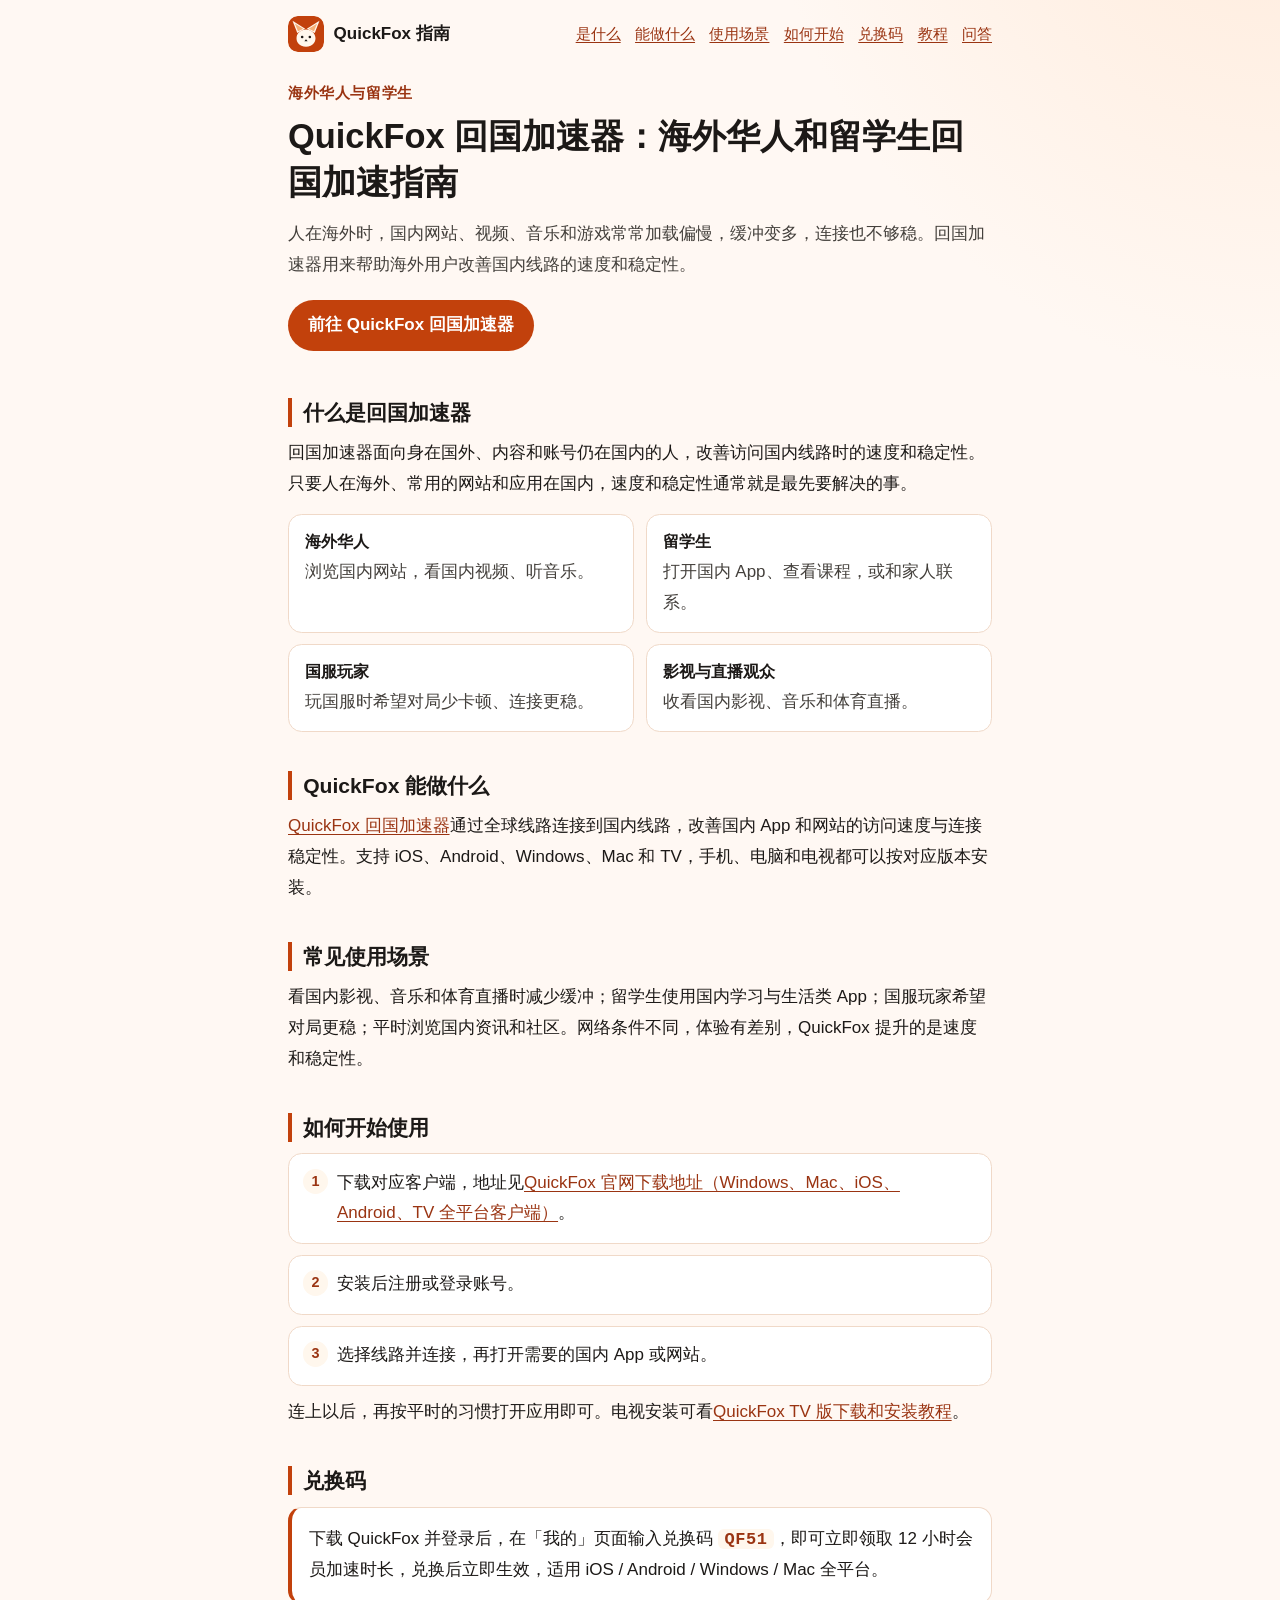
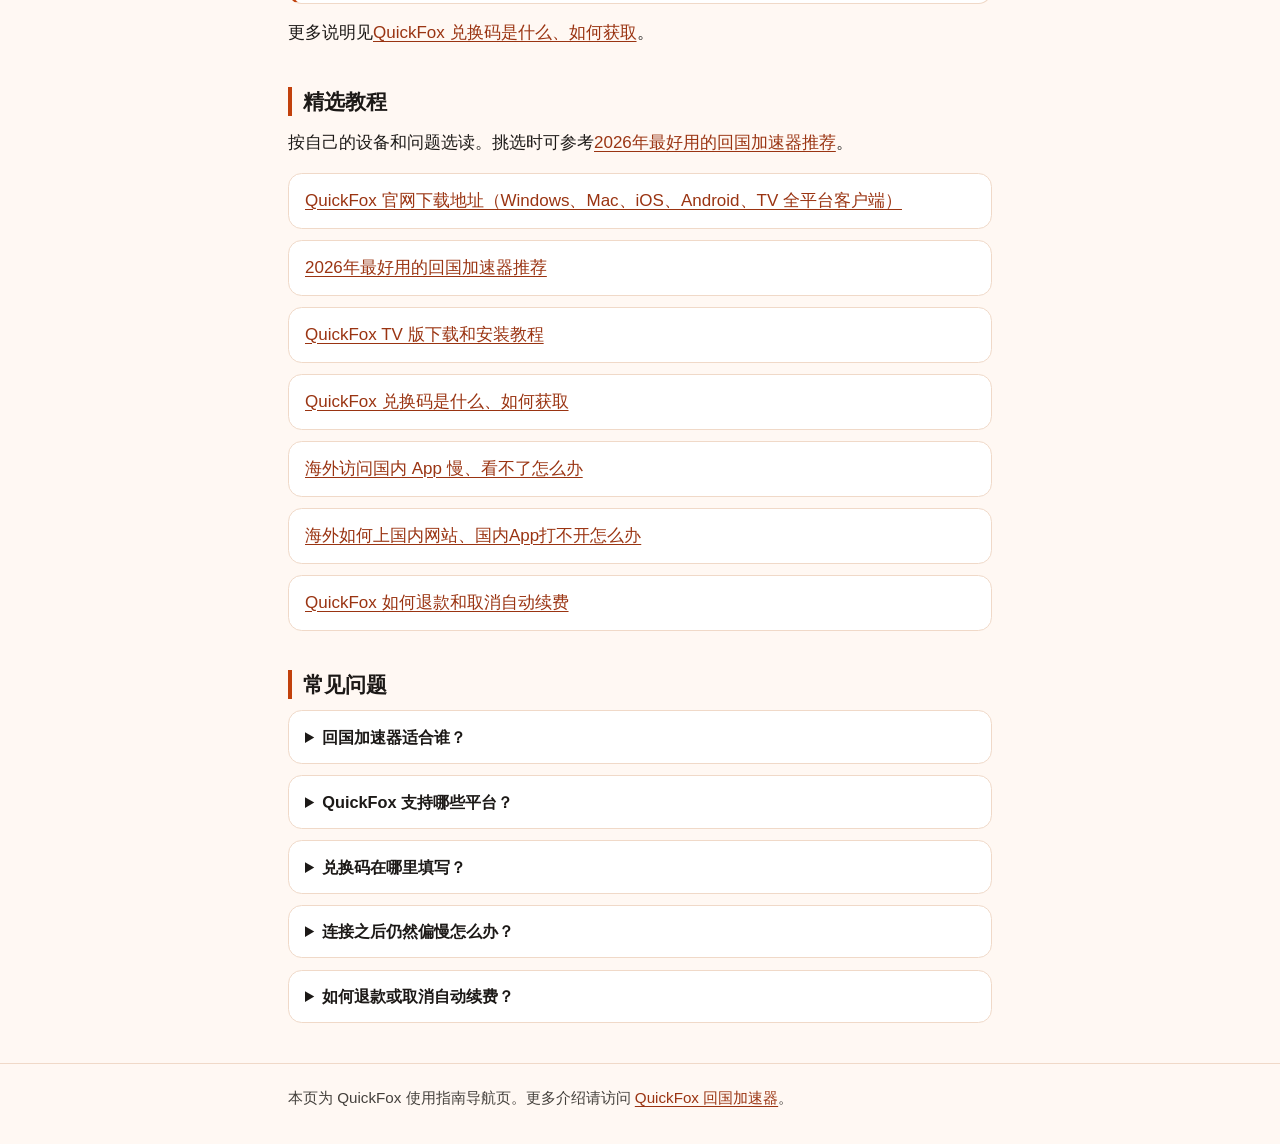
<file: quickfox/index.html>
<!DOCTYPE html>
<html lang="zh-CN">
<head>
  <meta charset="utf-8">
  <meta name="viewport" content="width=device-width, initial-scale=1">
  <title>QuickFox 回国加速器：海外华人和留学生回国加速指南</title>
  <meta name="description" content="QuickFox 回国加速器为海外华人和留学生而写：它通过全球线路连接国内线路，改善国内网站、视频、音乐和 App 的速度与稳定性。本页说明适用人群、使用场景、上手步骤、兑换码 QF51，以及精选教程和常见问题，方便直接查阅，供日常参考。">
  <link rel="canonical" href="https://ibelives.github.io/quickfox/">
  <link rel="icon" href="favicon.svg" type="image/svg+xml">
  <meta property="og:type" content="website">
  <meta property="og:locale" content="zh_CN">
  <meta property="og:site_name" content="QuickFox 使用指南导航">
  <meta property="og:title" content="QuickFox 回国加速器：海外华人和留学生回国加速指南">
  <meta property="og:description" content="QuickFox 回国加速器为海外华人和留学生而写：它通过全球线路连接国内线路，改善国内网站、视频、音乐和 App 的速度与稳定性。本页说明适用人群、使用场景、上手步骤、兑换码 QF51，以及精选教程和常见问题，方便直接查阅，供日常参考。">
  <meta property="og:url" content="https://ibelives.github.io/quickfox/">
  <meta property="og:image" content="https://ibelives.github.io/quickfox/favicon.svg">
  <meta name="twitter:card" content="summary">
  <meta name="twitter:title" content="QuickFox 回国加速器：海外华人和留学生回国加速指南">
  <meta name="twitter:description" content="QuickFox 回国加速器为海外华人和留学生而写：它通过全球线路连接国内线路，改善国内网站、视频、音乐和 App 的速度与稳定性。本页说明适用人群、使用场景、上手步骤、兑换码 QF51，以及精选教程和常见问题，方便直接查阅，供日常参考。">
  <link rel="stylesheet" href="style.css">
  <script type="application/ld+json">
  {
    "@context": "https://schema.org",
    "@type": "WebPage",
    "name": "QuickFox 回国加速器：海外华人和留学生回国加速指南",
    "url": "https://ibelives.github.io/quickfox/",
    "description": "QuickFox 回国加速器为海外华人和留学生而写：它通过全球线路连接国内线路，改善国内网站、视频、音乐和 App 的速度与稳定性。本页说明适用人群、使用场景、上手步骤、兑换码 QF51，以及精选教程和常见问题，方便直接查阅，供日常参考。",
    "inLanguage": "zh-CN",
    "dateModified": "2026-11-04",
    "isPartOf": {
      "@type": "WebSite",
      "name": "QuickFox 使用指南导航",
      "url": "https://ibelives.github.io/quickfox/"
    },
    "about": {
      "@type": "Thing",
      "name": "QuickFox 回国加速器",
      "url": "https://quick-fox.net/"
    }
  }
  </script>
</head>
<body>
  <a class="skip" href="#main">跳到正文</a>
  <header class="site-header">
    <div class="wrap header-bar">
      <a class="brand" href="#top">
        <img src="favicon.svg" width="36" height="36" alt="">
        <span>QuickFox 指南</span>
      </a>
      <nav aria-label="本页目录">
        <ul class="toc">
          <li><a href="#about">是什么</a></li>
          <li><a href="#what">能做什么</a></li>
          <li><a href="#uses">使用场景</a></li>
          <li><a href="#start">如何开始</a></li>
          <li><a href="#redeem">兑换码</a></li>
          <li><a href="#guides">教程</a></li>
          <li><a href="#faq">问答</a></li>
        </ul>
      </nav>
    </div>
  </header>
  <main id="main">
    <div class="wrap">
      <section class="hero" id="top" aria-labelledby="page-title">
        <p class="eyebrow">海外华人与留学生</p>
        <h1 id="page-title">QuickFox 回国加速器：海外华人和留学生回国加速指南</h1>
        <p class="lede">人在海外时，国内网站、视频、音乐和游戏常常加载偏慢，缓冲变多，连接也不够稳。回国加速器用来帮助海外用户改善国内线路的速度和稳定性。</p>
        <a class="cta" href="https://quick-fox.net/">前往 QuickFox 回国加速器</a>
      </section>

      <section id="about" aria-labelledby="about-title">
        <h2 id="about-title">什么是回国加速器</h2>
        <p>回国加速器面向身在国外、内容和账号仍在国内的人，改善访问国内线路时的速度和稳定性。只要人在海外、常用的网站和应用在国内，速度和稳定性通常就是最先要解决的事。</p>
        <ul class="people">
          <li>
            <h3>海外华人</h3>
            <p>浏览国内网站，看国内视频、听音乐。</p>
          </li>
          <li>
            <h3>留学生</h3>
            <p>打开国内 App、查看课程，或和家人联系。</p>
          </li>
          <li>
            <h3>国服玩家</h3>
            <p>玩国服时希望对局少卡顿、连接更稳。</p>
          </li>
          <li>
            <h3>影视与直播观众</h3>
            <p>收看国内影视、音乐和体育直播。</p>
          </li>
        </ul>
      </section>

      <section id="what" aria-labelledby="what-title">
        <h2 id="what-title">QuickFox 能做什么</h2>
        <p><a href="https://quick-fox.net/">QuickFox 回国加速器</a>通过全球线路连接到国内线路，改善国内 App 和网站的访问速度与连接稳定性。支持 iOS、Android、Windows、Mac 和 TV，手机、电脑和电视都可以按对应版本安装。</p>
      </section>

      <section id="uses" aria-labelledby="uses-title">
        <h2 id="uses-title">常见使用场景</h2>
        <p>看国内影视、音乐和体育直播时减少缓冲；留学生使用国内学习与生活类 App；国服玩家希望对局更稳；平时浏览国内资讯和社区。网络条件不同，体验有差别，QuickFox 提升的是速度和稳定性。</p>
      </section>

      <section id="start" aria-labelledby="start-title">
        <h2 id="start-title">如何开始使用</h2>
        <ol class="steps">
          <li>下载对应客户端，地址见<a href="https://quick-fox.net/793.html">QuickFox 官网下载地址（Windows、Mac、iOS、Android、TV 全平台客户端）</a>。</li>
          <li>安装后注册或登录账号。</li>
          <li>选择线路并连接，再打开需要的国内 App 或网站。</li>
        </ol>
        <p>连上以后，再按平时的习惯打开应用即可。电视安装可看<a href="https://quick-fox.net/932.html">QuickFox TV 版下载和安装教程</a>。</p>
      </section>

      <section id="redeem" aria-labelledby="redeem-title">
        <h2 id="redeem-title">兑换码</h2>
        <div class="redeem">
          <p>下载 QuickFox 并登录后，在「我的」页面输入兑换码 <strong class="code">QF51</strong>，即可立即领取 12 小时会员加速时长，兑换后立即生效，适用 iOS / Android / Windows / Mac 全平台。</p>
        </div>
        <p>更多说明见<a href="https://quick-fox.net/1183.html">QuickFox 兑换码是什么、如何获取</a>。</p>
      </section>

      <section id="guides" aria-labelledby="guides-title">
        <h2 id="guides-title">精选教程</h2>
        <p>按自己的设备和问题选读。挑选时可参考<a href="https://quick-fox.net/1185.html">2026年最好用的回国加速器推荐</a>。</p>
        <ul class="guides">
          <li><a href="https://quick-fox.net/793.html">QuickFox 官网下载地址（Windows、Mac、iOS、Android、TV 全平台客户端）</a></li>
          <li><a href="https://quick-fox.net/1185.html">2026年最好用的回国加速器推荐</a></li>
          <li><a href="https://quick-fox.net/932.html">QuickFox TV 版下载和安装教程</a></li>
          <li><a href="https://quick-fox.net/1183.html">QuickFox 兑换码是什么、如何获取</a></li>
          <li><a href="https://quick-fox.net/1438.html">海外访问国内 App 慢、看不了怎么办</a></li>
          <li><a href="https://quick-fox.net/1274.html">海外如何上国内网站、国内App打不开怎么办</a></li>
          <li><a href="https://quick-fox.net/951.html">QuickFox 如何退款和取消自动续费</a></li>
        </ul>
      </section>

      <section id="faq" aria-labelledby="faq-title">
        <h2 id="faq-title">常见问题</h2>
        <div class="faq">
          <details>
            <summary>回国加速器适合谁？</summary>
            <p>适合海外华人、留学生，以及在海外玩国服、看国内视频、音乐和体育直播的人。</p>
          </details>
          <details>
            <summary>QuickFox 支持哪些平台？</summary>
            <p>支持 iOS、Android、Windows、Mac 和 TV。</p>
          </details>
          <details>
            <summary>兑换码在哪里填写？</summary>
            <p>登录后在「我的」页面输入 QF51，以上方说明为准。</p>
          </details>
          <details>
            <summary>连接之后仍然偏慢怎么办？</summary>
            <p>可先更换线路，并确认本地网络正常。国内 App 见<a href="https://quick-fox.net/1438.html">海外访问国内 App 慢、看不了怎么办</a>；国内网站见<a href="https://quick-fox.net/1274.html">海外如何上国内网站、国内App打不开怎么办</a>。</p>
          </details>
          <details>
            <summary>如何退款或取消自动续费？</summary>
            <p>请查看<a href="https://quick-fox.net/951.html">QuickFox 如何退款和取消自动续费</a>，按其中步骤办理。</p>
          </details>
        </div>
      </section>
    </div>
  </main>
  <footer class="site-footer">
    <div class="wrap">
      <p>本页为 QuickFox 使用指南导航页。更多介绍请访问 <a href="https://quick-fox.net/">QuickFox 回国加速器</a>。</p>
    </div>
  </footer>
</body>
</html>
</file>
<file: style.css>
:root {
  --bg: #fff8f3;
  --surface: #ffffff;
  --text: #1c1917;
  --muted: #44403c;
  --accent: #c2410c;
  --accent-dark: #9a3412;
  --line: #f0d9c8;
  --tint: #fff7ed;
  --focus: #9a3412;
  --max: 44rem;
}

*,
*::before,
*::after {
  box-sizing: border-box;
}

html {
  scroll-behavior: smooth;
}

@media (prefers-reduced-motion: reduce) {
  html {
    scroll-behavior: auto;
  }
}

body {
  margin: 0;
  color: var(--text);
  background:
    radial-gradient(ellipse 70% 40% at 100% -10%, #ffe8d6 0%, transparent 60%),
    var(--bg);
  font-family: "PingFang SC", "Hiragino Sans GB", "Noto Sans CJK SC", "Microsoft YaHei", "Source Han Sans SC", "WenQuanYi Micro Hei", sans-serif;
  font-size: 1.0625rem;
  line-height: 1.8;
}

.skip {
  position: absolute;
  left: 0.75rem;
  top: 0.75rem;
  padding: 0.5rem 0.8rem;
  background: var(--surface);
  color: var(--accent-dark);
  border-radius: 0.5rem;
  transform: translateY(-150%);
  z-index: 2;
}

.skip:focus {
  transform: none;
}

.wrap {
  width: min(var(--max), calc(100% - 2rem));
  margin-inline: auto;
}

.site-header {
  padding: 1rem 0 0.25rem;
}

.header-bar {
  display: flex;
  flex-wrap: wrap;
  align-items: center;
  justify-content: space-between;
  gap: 0.75rem 1.25rem;
}

.brand {
  display: inline-flex;
  align-items: center;
  gap: 0.6rem;
  color: var(--text);
  font-weight: 700;
  text-decoration: none;
}

.brand img {
  width: 36px;
  height: 36px;
  border-radius: 10px;
}

.toc {
  display: flex;
  flex-wrap: wrap;
  gap: 0.35rem 0.9rem;
  margin: 0;
  padding: 0;
  list-style: none;
}

.toc a {
  color: var(--accent-dark);
  font-size: 0.95rem;
}

.hero {
  padding: 1.5rem 0 0.5rem;
}

.eyebrow {
  margin: 0 0 0.4rem;
  color: var(--accent-dark);
  font-size: 0.92rem;
  font-weight: 700;
  letter-spacing: 0.04em;
}

h1 {
  margin: 0 0 0.75rem;
  font-size: clamp(1.7rem, 4.4vw, 2.15rem);
  line-height: 1.35;
  font-weight: 700;
}

.lede {
  margin: 0 0 1.25rem;
  color: var(--muted);
  font-size: 1.08rem;
}

.cta {
  display: inline-flex;
  align-items: center;
  justify-content: center;
  min-height: 48px;
  padding: 0.65rem 1.25rem;
  border-radius: 999px;
  background: var(--accent);
  color: #fff;
  font-weight: 700;
  text-decoration: none;
}

.cta:hover {
  background: var(--accent-dark);
  color: #fff;
}

h2 {
  margin: 2.4rem 0 0.7rem;
  padding-left: 0.7rem;
  border-left: 4px solid var(--accent);
  font-size: 1.32rem;
  line-height: 1.4;
}

p {
  margin: 0 0 0.9rem;
}

a {
  color: var(--accent-dark);
  text-underline-offset: 0.18em;
}

a:hover {
  color: #7c2d12;
}

:focus-visible {
  outline: 3px solid var(--focus);
  outline-offset: 3px;
}

.people,
.steps,
.faq {
  margin: 0.4rem 0 0;
  padding: 0;
  list-style: none;
}

.people li,
.steps li,
.faq details {
  margin: 0 0 0.7rem;
  padding: 0.85rem 1rem;
  background: var(--surface);
  border: 1px solid var(--line);
  border-radius: 0.85rem;
}

.people h3,
.faq summary {
  margin: 0;
  font-size: 1.02rem;
  line-height: 1.5;
}

.people p,
.faq p {
  margin: 0.25rem 0 0;
  color: var(--muted);
}

.steps {
  counter-reset: step;
}

.steps li {
  position: relative;
  padding-left: 3rem;
}

.steps li::before {
  counter-increment: step;
  content: counter(step);
  position: absolute;
  left: 0.85rem;
  top: 0.9rem;
  width: 1.6rem;
  height: 1.6rem;
  border-radius: 999px;
  background: var(--tint);
  color: var(--accent-dark);
  font-weight: 700;
  font-size: 0.9rem;
  line-height: 1.6rem;
  text-align: center;
}

.redeem {
  margin: 0.4rem 0 0.9rem;
  padding: 1rem 1.05rem 0.15rem;
  background: var(--surface);
  border: 1px solid var(--line);
  border-left: 4px solid var(--accent);
  border-radius: 0.85rem;
}

.code {
  padding: 0.05em 0.4em;
  border-radius: 0.35em;
  background: var(--tint);
  color: var(--accent-dark);
  font-family: ui-monospace, "SFMono-Regular", Consolas, "Liberation Mono", monospace;
  font-weight: 700;
  letter-spacing: 0.03em;
}

.guides {
  margin: 0.4rem 0 0;
  padding: 0;
  list-style: none;
}

.guides li {
  margin: 0 0 0.65rem;
}

.guides a {
  display: flex;
  align-items: center;
  min-height: 48px;
  padding: 0.75rem 1rem;
  background: var(--surface);
  border: 1px solid var(--line);
  border-radius: 0.85rem;
  text-decoration-thickness: 1px;
}

.guides a:hover {
  background: var(--tint);
  border-color: #e7b89a;
}

.faq summary {
  cursor: pointer;
  font-weight: 700;
  color: var(--text);
}

.faq summary:hover {
  color: var(--accent-dark);
}

.site-footer {
  margin-top: 2.5rem;
  padding: 1.25rem 0 2rem;
  border-top: 1px solid var(--line);
  color: var(--muted);
  font-size: 0.95rem;
}

.site-footer p {
  margin: 0;
}

@media (min-width: 720px) {
  .people {
    display: grid;
    grid-template-columns: 1fr 1fr;
    gap: 0.7rem;
  }

  .people li {
    margin: 0;
  }
}
</file>
<file: biku/style.css>
:root {
  --bg: #070b14;
  --bg-2: #0c1220;
  --text: #f6f3ec;
  --muted: #c9c3b6;
  --gold: #e7c78a;
  --gold-2: #f3e2bf;
  --ink: #1a140c;
  --ice: #b7d4f0;
  --line: rgba(231, 199, 138, 0.2);
  --line-soft: rgba(246, 243, 236, 0.08);
  --card: rgba(16, 22, 38, 0.72);
  --max: 1120px;
  --nav: 4.25rem;
  --radius: 1.15rem;
}

*,
*::before,
*::after {
  box-sizing: border-box;
}

html {
  scroll-behavior: smooth;
}

body {
  margin: 0;
  overflow-x: clip;
  color: var(--text);
  background: var(--bg);
  font-family: "Noto Sans SC", "PingFang SC", "Hiragino Sans GB", "Microsoft YaHei", sans-serif;
  font-size: 1.05rem;
  line-height: 1.75;
  text-rendering: optimizeLegibility;
}

body::before,
body::after {
  content: "";
  position: fixed;
  inset: 0;
  pointer-events: none;
}

body::before {
  background:
    radial-gradient(ellipse 55% 42% at 88% -8%, rgba(231, 199, 138, 0.16), transparent 62%),
    radial-gradient(ellipse 42% 36% at -8% 18%, rgba(120, 164, 214, 0.14), transparent 60%),
    radial-gradient(ellipse 36% 28% at 70% 100%, rgba(231, 199, 138, 0.06), transparent 70%);
  z-index: -2;
}

body::after {
  z-index: -1;
  opacity: 0.45;
  background-image:
    linear-gradient(rgba(246, 243, 236, 0.035) 1px, transparent 1px),
    linear-gradient(90deg, rgba(246, 243, 236, 0.035) 1px, transparent 1px);
  background-size: 80px 80px;
  mask-image: radial-gradient(ellipse at 50% 0%, #000 15%, transparent 72%);
}

.noise {
  position: fixed;
  inset: 0;
  pointer-events: none;
  opacity: 0.05;
  z-index: 0;
  background-image: url("data:image/svg+xml,%3Csvg xmlns='http://www.w3.org/2000/svg' width='140' height='140'%3E%3Cfilter id='n'%3E%3CfeTurbulence type='fractalNoise' baseFrequency='.8' numOctaves='2' stitchTiles='stitch'/%3E%3C/filter%3E%3Crect width='100%25' height='100%25' filter='url(%23n)'/%3E%3C/svg%3E");
}

a {
  color: var(--gold-2);
  text-underline-offset: 0.18em;
}

a:hover {
  color: #fff;
}

:focus-visible {
  outline: 2px solid var(--gold);
  outline-offset: 3px;
}

.skip {
  position: absolute;
  left: 1rem;
  top: 1rem;
  z-index: 5;
  padding: 0.55rem 0.8rem;
  background: var(--gold);
  color: var(--ink);
  border-radius: 999px;
  text-decoration: none;
  transform: translateY(-160%);
}

.skip:focus {
  transform: none;
}

.wrap {
  width: min(var(--max), calc(100% - 2rem));
  margin-inline: auto;
}

.site-header {
  position: sticky;
  top: 0;
  z-index: 4;
  height: var(--nav);
  display: flex;
  align-items: center;
  backdrop-filter: blur(18px);
  background: rgba(7, 11, 20, 0.78);
  border-bottom: 1px solid var(--line-soft);
}

.header-bar {
  display: flex;
  align-items: center;
  justify-content: space-between;
  gap: 1rem;
  min-width: 0;
  width: min(var(--max), calc(100% - 2rem));
  margin-inline: auto;
}

.site-header nav {
  min-width: 0;
  flex: 1;
  display: flex;
  justify-content: flex-end;
}

.brand {
  display: inline-flex;
  align-items: center;
  gap: 0.65rem;
  color: var(--text);
  text-decoration: none;
  font-weight: 700;
  letter-spacing: 0.01em;
  flex: none;
}

.brand img {
  width: 32px;
  height: 32px;
  border-radius: 8px;
}

.nav-links {
  display: flex;
  gap: 0.35rem 1.05rem;
  max-width: 100%;
  margin: 0;
  padding: 0 0.15rem 0 0.25rem;
  list-style: none;
  overflow-x: auto;
  scrollbar-width: none;
}

.nav-links::-webkit-scrollbar {
  display: none;
}

.nav-links a {
  color: var(--muted);
  text-decoration: none;
  font-size: 0.92rem;
  white-space: nowrap;
  padding: 0.35rem 0;
}

.nav-links a:hover {
  color: var(--gold-2);
}

.hero {
  padding: 4.2rem 0 2.5rem;
}

.hero-grid {
  display: grid;
  gap: 2rem;
  align-items: end;
}

.eyebrow,
.kicker {
  margin: 0 0 0.8rem;
  color: var(--gold);
  font-family: Inter, "Noto Sans SC", sans-serif;
  font-size: 0.78rem;
  font-weight: 600;
  letter-spacing: 0.16em;
  text-transform: uppercase;
}

h1 {
  margin: 0;
  font-size: clamp(3.1rem, 10vw, 6.4rem);
  line-height: 0.98;
  font-weight: 700;
  letter-spacing: -0.03em;
}

.tagline {
  margin: 1rem 0 0;
  max-width: 16em;
  color: var(--gold-2);
  font-size: clamp(1.25rem, 2.4vw, 1.7rem);
  line-height: 1.45;
  font-weight: 500;
}

.intro {
  max-width: 40rem;
  margin: 1.1rem 0 0;
  color: var(--muted);
}

.actions {
  display: flex;
  flex-wrap: wrap;
  gap: 0.75rem;
  margin-top: 1.6rem;
}

.btn {
  display: inline-flex;
  align-items: center;
  justify-content: center;
  min-height: 48px;
  padding: 0.7rem 1.2rem;
  border-radius: 999px;
  text-decoration: none;
  font-weight: 700;
}

.btn-primary {
  background: linear-gradient(180deg, #f0d7a4, var(--gold));
  color: var(--ink);
  box-shadow: 0 10px 30px rgba(231, 199, 138, 0.16);
}

.btn-primary:hover {
  color: var(--ink);
  filter: brightness(1.05);
}

.btn-ghost {
  color: var(--text);
  border: 1px solid var(--line);
  background: rgba(255, 255, 255, 0.02);
}

.btn-ghost:hover {
  color: var(--gold-2);
  border-color: rgba(231, 199, 138, 0.45);
}

.stats {
  display: flex;
  flex-wrap: wrap;
  gap: 0.6rem;
  margin: 1.7rem 0 0;
  padding: 0;
  list-style: none;
}

.stats li {
  display: flex;
  align-items: baseline;
  gap: 0.45rem;
  padding: 0.7rem 1rem;
  border: 1px solid var(--line);
  border-radius: 999px;
  background: rgba(12, 18, 32, 0.65);
  white-space: nowrap;
}

.stats strong {
  font-family: Inter, "Noto Sans SC", sans-serif;
  font-size: 1.15rem;
  letter-spacing: -0.03em;
  color: var(--gold-2);
}

.stats span {
  color: var(--muted);
  font-size: 0.86rem;
}

.hero-panel {
  padding: 1.25rem 1.2rem 0.6rem;
  border: 1px solid var(--line);
  border-radius: calc(var(--radius) + 0.3rem);
  background:
    linear-gradient(180deg, rgba(231, 199, 138, 0.08), rgba(255, 255, 255, 0.02)),
    var(--card);
  box-shadow: 0 30px 80px rgba(0, 0, 0, 0.28);
  backdrop-filter: blur(16px);
}

.hero-panel ol {
  list-style: none;
  margin: 0.4rem 0 0;
  padding: 0;
}

.hero-panel li + li {
  border-top: 1px solid var(--line-soft);
}

.hero-panel a {
  display: flex;
  justify-content: space-between;
  gap: 1rem;
  padding: 0.85rem 0.15rem;
  color: var(--text);
  text-decoration: none;
}

.hero-panel a:hover {
  color: var(--gold-2);
}

.hero-panel em {
  color: var(--ice);
  font-style: normal;
  font-family: Inter, sans-serif;
  font-size: 0.92rem;
}

.section {
  padding: 3.4rem 0;
  scroll-margin-top: calc(var(--nav) + 0.8rem);
}

.section-head {
  display: flex;
  justify-content: space-between;
  gap: 1rem;
  align-items: end;
  margin-bottom: 1.25rem;
  padding-bottom: 0.85rem;
  border-bottom: 1px solid var(--line-soft);
}

.section-head h2,
.block-title {
  margin: 0;
  font-size: clamp(1.7rem, 3vw, 2.3rem);
  line-height: 1.2;
  letter-spacing: -0.03em;
}

.section-head p,
.lede {
  margin: 0.35rem 0 0;
  color: var(--muted);
}

.count {
  color: var(--ice);
  font-family: Inter, sans-serif;
  font-size: 0.92rem;
  white-space: nowrap;
}

.cat-grid,
.cards,
.why-grid {
  display: grid;
  gap: 0.85rem;
}

.cat,
.card,
.book,
.why,
.faq details {
  border: 1px solid var(--line);
  background: linear-gradient(180deg, rgba(255, 255, 255, 0.035), rgba(255, 255, 255, 0.015)), var(--card);
  box-shadow: 0 16px 40px rgba(0, 0, 0, 0.18);
  backdrop-filter: blur(14px);
}

.cat {
  display: grid;
  gap: 0.35rem;
  min-height: 9.2rem;
  padding: 1.15rem 1.15rem 1rem;
  border-radius: var(--radius);
  color: var(--text);
  text-decoration: none;
  transition: transform 0.25s ease, border-color 0.25s ease, background 0.25s ease;
}

.cat:hover,
.card:hover,
.book:hover {
  transform: translateY(-4px);
  border-color: rgba(231, 199, 138, 0.48);
  color: var(--text);
}

.cat b {
  font-size: 1.25rem;
  letter-spacing: -0.02em;
}

.cat span,
.card-desc,
.why p,
.faq p,
.panel-note {
  color: var(--muted);
}

.idx {
  font-family: Inter, sans-serif;
  color: var(--gold);
  font-size: 0.78rem;
  letter-spacing: 0.14em;
}

.cards {
  margin-top: 0.3rem;
}

.card,
.book {
  display: grid;
  grid-template-columns: auto 1fr auto;
  gap: 0.85rem;
  align-items: center;
  min-height: 5.6rem;
  padding: 0.95rem 1rem;
  border-radius: var(--radius);
  color: var(--text);
  text-decoration: none;
  transition: transform 0.25s ease, border-color 0.25s ease;
}

.book {
  grid-template-columns: 0.35rem auto 1fr;
  align-items: stretch;
  padding: 0;
  overflow: hidden;
}

.spine {
  background: linear-gradient(180deg, #f3e2bf, #b8893e);
}

.book .mono,
.book .card-copy {
  padding-top: 0.95rem;
  padding-bottom: 0.95rem;
}

.book .card-copy {
  padding-right: 1rem;
}

.mono {
  display: grid;
  place-items: center;
  min-width: 2.75rem;
  height: 2.75rem;
  padding: 0 0.45rem;
  border-radius: 999px;
  border: 1px solid rgba(231, 199, 138, 0.35);
  background: rgba(231, 199, 138, 0.08);
  color: var(--gold-2);
  font-family: Inter, "Noto Sans SC", sans-serif;
  font-size: 0.72rem;
  font-weight: 700;
  letter-spacing: 0.02em;
  line-height: 1;
}

.book .mono {
  margin: 0.85rem 0;
}

.card-title,
.book .card-title {
  display: block;
  font-weight: 700;
  letter-spacing: -0.01em;
  line-height: 1.35;
}

.card-desc {
  display: block;
  margin-top: 0.15rem;
  font-size: 0.92rem;
  line-height: 1.55;
}

.arrow {
  color: var(--gold);
  font-family: Inter, sans-serif;
}

.group + .group {
  margin-top: 2.6rem;
}

.why-grid {
  margin-top: 0.4rem;
}

.why {
  padding: 1.15rem 1.15rem 1rem;
  border-radius: var(--radius);
}

.why h3 {
  margin: 0.35rem 0 0.35rem;
  font-size: 1.12rem;
}

.why p,
.faq p {
  margin: 0;
}

.faq {
  display: grid;
  gap: 0.7rem;
}

.faq details {
  border-radius: var(--radius);
  padding: 0.35rem 1rem;
}

.faq summary {
  cursor: pointer;
  font-weight: 700;
  padding: 0.75rem 0;
}

.faq p {
  padding-bottom: 0.85rem;
}

.site-footer {
  padding: 2rem 0 2.6rem;
  border-top: 1px solid var(--line-soft);
  color: var(--muted);
}

.footer-bar {
  display: flex;
  flex-wrap: wrap;
  justify-content: space-between;
  gap: 1rem 2rem;
  align-items: end;
}

.site-footer strong {
  color: var(--text);
}

.risk {
  margin: 0.8rem 0 0;
  color: var(--gold);
  font-size: 0.92rem;
}

@media (min-width: 720px) {
  .cat-grid,
  .cards,
  .why-grid {
    grid-template-columns: 1fr 1fr;
  }
}

@media (min-width: 980px) {
  .hero {
    padding-top: 5.5rem;
  }

  .hero-grid {
    grid-template-columns: 1.35fr 0.75fr;
    gap: 3rem;
  }

  .cat-grid {
    grid-template-columns: repeat(4, 1fr);
  }

  .cards {
    grid-template-columns: repeat(3, 1fr);
  }

  .why-grid {
    grid-template-columns: repeat(4, 1fr);
  }
}

@media (prefers-reduced-motion: reduce) {
  html {
    scroll-behavior: auto;
  }

  *,
  *::before,
  *::after {
    animation: none !important;
    transition: none !important;
  }
}

@keyframes rise {
  from {
    opacity: 0;
    transform: translateY(10px);
  }
  to {
    opacity: 1;
    transform: none;
  }
}

.hero-copy > * {
  animation: rise 0.7s ease both;
}

.hero-copy > *:nth-child(2) { animation-delay: 0.05s; }
.hero-copy > *:nth-child(3) { animation-delay: 0.1s; }
.hero-copy > *:nth-child(4) { animation-delay: 0.15s; }
.hero-copy > *:nth-child(5) { animation-delay: 0.2s; }
.hero-copy > *:nth-child(6) { animation-delay: 0.25s; }
</file>
<file: quickfox/style.css>
:root {
  --bg: #fff8f3;
  --surface: #ffffff;
  --text: #1c1917;
  --muted: #44403c;
  --accent: #c2410c;
  --accent-dark: #9a3412;
  --line: #f0d9c8;
  --tint: #fff7ed;
  --focus: #9a3412;
  --max: 44rem;
}

*,
*::before,
*::after {
  box-sizing: border-box;
}

html {
  scroll-behavior: smooth;
}

@media (prefers-reduced-motion: reduce) {
  html {
    scroll-behavior: auto;
  }
}

body {
  margin: 0;
  color: var(--text);
  background:
    radial-gradient(ellipse 70% 40% at 100% -10%, #ffe8d6 0%, transparent 60%),
    var(--bg);
  font-family: "PingFang SC", "Hiragino Sans GB", "Noto Sans CJK SC", "Microsoft YaHei", "Source Han Sans SC", "WenQuanYi Micro Hei", sans-serif;
  font-size: 1.0625rem;
  line-height: 1.8;
}

.skip {
  position: absolute;
  left: 0.75rem;
  top: 0.75rem;
  padding: 0.5rem 0.8rem;
  background: var(--surface);
  color: var(--accent-dark);
  border-radius: 0.5rem;
  transform: translateY(-150%);
  z-index: 2;
}

.skip:focus {
  transform: none;
}

.wrap {
  width: min(var(--max), calc(100% - 2rem));
  margin-inline: auto;
}

.site-header {
  padding: 1rem 0 0.25rem;
}

.header-bar {
  display: flex;
  flex-wrap: wrap;
  align-items: center;
  justify-content: space-between;
  gap: 0.75rem 1.25rem;
}

.brand {
  display: inline-flex;
  align-items: center;
  gap: 0.6rem;
  color: var(--text);
  font-weight: 700;
  text-decoration: none;
}

.brand img {
  width: 36px;
  height: 36px;
  border-radius: 10px;
}

.toc {
  display: flex;
  flex-wrap: wrap;
  gap: 0.35rem 0.9rem;
  margin: 0;
  padding: 0;
  list-style: none;
}

.toc a {
  color: var(--accent-dark);
  font-size: 0.95rem;
}

.hero {
  padding: 1.5rem 0 0.5rem;
}

.eyebrow {
  margin: 0 0 0.4rem;
  color: var(--accent-dark);
  font-size: 0.92rem;
  font-weight: 700;
  letter-spacing: 0.04em;
}

h1 {
  margin: 0 0 0.75rem;
  font-size: clamp(1.7rem, 4.4vw, 2.15rem);
  line-height: 1.35;
  font-weight: 700;
}

.lede {
  margin: 0 0 1.25rem;
  color: var(--muted);
  font-size: 1.08rem;
}

.cta {
  display: inline-flex;
  align-items: center;
  justify-content: center;
  min-height: 48px;
  padding: 0.65rem 1.25rem;
  border-radius: 999px;
  background: var(--accent);
  color: #fff;
  font-weight: 700;
  text-decoration: none;
}

.cta:hover {
  background: var(--accent-dark);
  color: #fff;
}

h2 {
  margin: 2.4rem 0 0.7rem;
  padding-left: 0.7rem;
  border-left: 4px solid var(--accent);
  font-size: 1.32rem;
  line-height: 1.4;
}

p {
  margin: 0 0 0.9rem;
}

a {
  color: var(--accent-dark);
  text-underline-offset: 0.18em;
}

a:hover {
  color: #7c2d12;
}

:focus-visible {
  outline: 3px solid var(--focus);
  outline-offset: 3px;
}

.people,
.steps,
.faq {
  margin: 0.4rem 0 0;
  padding: 0;
  list-style: none;
}

.people li,
.steps li,
.faq details {
  margin: 0 0 0.7rem;
  padding: 0.85rem 1rem;
  background: var(--surface);
  border: 1px solid var(--line);
  border-radius: 0.85rem;
}

.people h3,
.faq summary {
  margin: 0;
  font-size: 1.02rem;
  line-height: 1.5;
}

.people p,
.faq p {
  margin: 0.25rem 0 0;
  color: var(--muted);
}

.steps {
  counter-reset: step;
}

.steps li {
  position: relative;
  padding-left: 3rem;
}

.steps li::before {
  counter-increment: step;
  content: counter(step);
  position: absolute;
  left: 0.85rem;
  top: 0.9rem;
  width: 1.6rem;
  height: 1.6rem;
  border-radius: 999px;
  background: var(--tint);
  color: var(--accent-dark);
  font-weight: 700;
  font-size: 0.9rem;
  line-height: 1.6rem;
  text-align: center;
}

.redeem {
  margin: 0.4rem 0 0.9rem;
  padding: 1rem 1.05rem 0.15rem;
  background: var(--surface);
  border: 1px solid var(--line);
  border-left: 4px solid var(--accent);
  border-radius: 0.85rem;
}

.code {
  padding: 0.05em 0.4em;
  border-radius: 0.35em;
  background: var(--tint);
  color: var(--accent-dark);
  font-family: ui-monospace, "SFMono-Regular", Consolas, "Liberation Mono", monospace;
  font-weight: 700;
  letter-spacing: 0.03em;
}

.guides {
  margin: 0.4rem 0 0;
  padding: 0;
  list-style: none;
}

.guides li {
  margin: 0 0 0.65rem;
}

.guides a {
  display: flex;
  align-items: center;
  min-height: 48px;
  padding: 0.75rem 1rem;
  background: var(--surface);
  border: 1px solid var(--line);
  border-radius: 0.85rem;
  text-decoration-thickness: 1px;
}

.guides a:hover {
  background: var(--tint);
  border-color: #e7b89a;
}

.faq summary {
  cursor: pointer;
  font-weight: 700;
  color: var(--text);
}

.faq summary:hover {
  color: var(--accent-dark);
}

.site-footer {
  margin-top: 2.5rem;
  padding: 1.25rem 0 2rem;
  border-top: 1px solid var(--line);
  color: var(--muted);
  font-size: 0.95rem;
}

.site-footer p {
  margin: 0;
}

@media (min-width: 720px) {
  .people {
    display: grid;
    grid-template-columns: 1fr 1fr;
    gap: 0.7rem;
  }

  .people li {
    margin: 0;
  }
}
</file>
